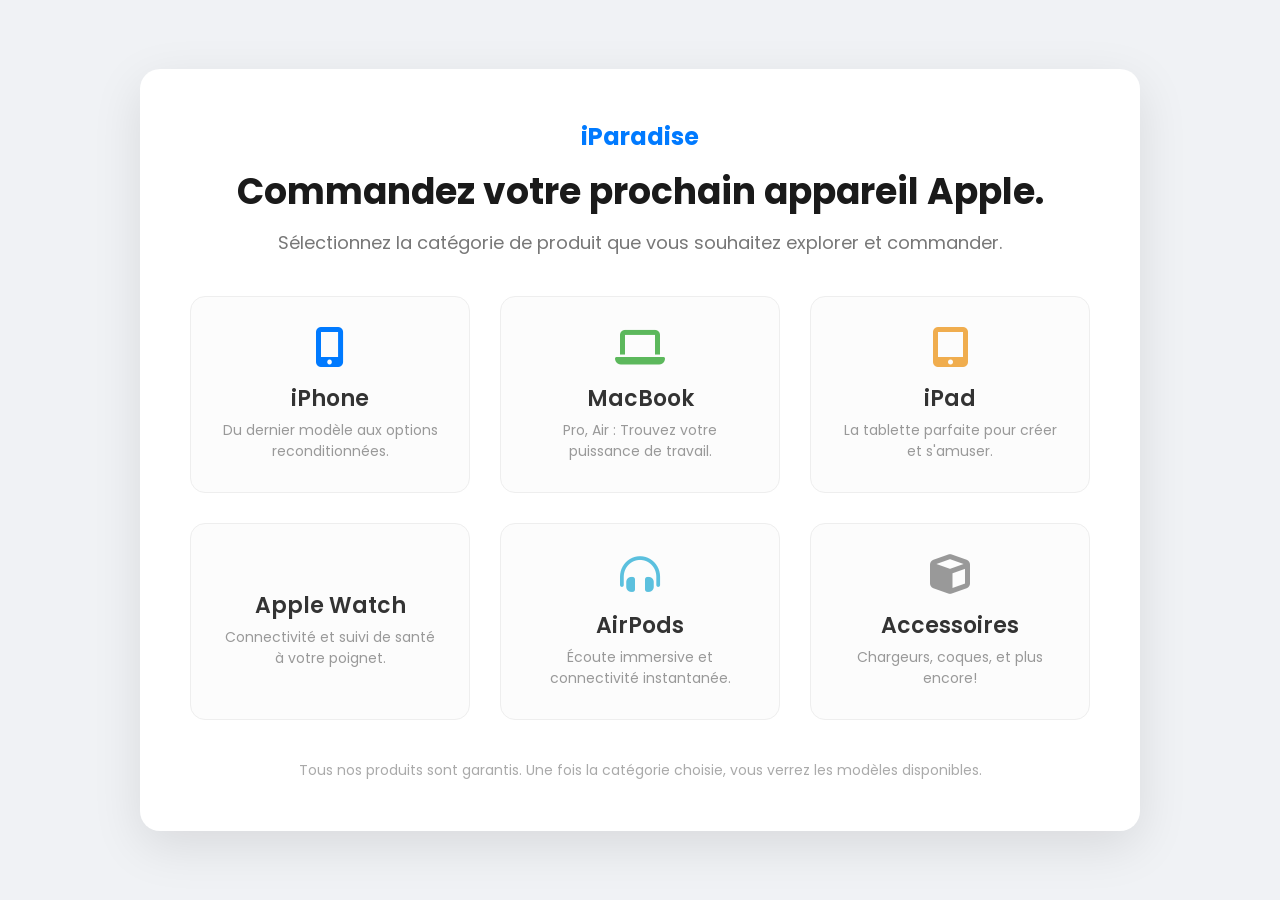
<file: Commander.html>
<!DOCTYPE html>
<html lang="fr">
<head>
    <meta charset="UTF-8">
    <meta name="viewport" content="width=device-width, initial-scale=1.0">
    <title>Commander votre Appareil Apple - iParadise</title> 
    <link rel="stylesheet" href="commander.css">
    <link href="https://fonts.googleapis.com/css2?family=Poppins:wght@400;600;700&display=swap" rel="stylesheet">
    <link rel="stylesheet" href="https://cdnjs.cloudflare.com/ajax/libs/font-awesome/6.5.1/css/all.min.css">
</head>
<body>

    <div class="order-container">
        <div class="header">
            <span class="logo">iParadise</span>
            <h1 class="main-title">Commandez votre prochain appareil Apple.</h1>
            <p class="subtitle">Sélectionnez la catégorie de produit que vous souhaitez explorer et commander.</p>
        </div>

        <div class="product-grid">
            
            <a href="product-list.html?category=iphone" class="category-card iphone">
                <i class="fas fa-mobile-alt"></i>
                <span class="category-title">iPhone</span>
                <span class="category-description">Du dernier modèle aux options reconditionnées.</span>
            </a>

            <a href="product-list.html?category=macbook" class="category-card macbook">
                <i class="fas fa-laptop"></i>
                <span class="category-title">MacBook</span>
                <span class="category-description">Pro, Air : Trouvez votre puissance de travail.</span>
            </a>

            <a href="product-list.html?category=ipad" class="category-card ipad">
                <i class="fas fa-tablet-alt"></i>
                <span class="category-title">iPad</span>
                <span class="category-description">La tablette parfaite pour créer et s'amuser.</span>
            </a>

            <a href="product-list.html?category=applewatch" class="category-card watch">
                <i class="fas fa-watch"></i>
                <span class="category-title">Apple Watch</span>
                <span class="category-description">Connectivité et suivi de santé à votre poignet.</span>
            </a>

            <a href="product-list.html?category=airpods" class="category-card airpods">
                <i class="fas fa-headphones-alt"></i>
                <span class="category-title">AirPods</span>
                <span class="category-description">Écoute immersive et connectivité instantanée.</span>
            </a>
            
            <a href="product-list.html?category=accessories" class="category-card accessories">
                <i class="fas fa-cube"></i>
                <span class="category-title">Accessoires</span>
                <span class="category-description">Chargeurs, coques, et plus encore! </span>
            </a>

        </div>

        

        <div class="footer-note">
            <p>Tous nos produits sont garantis. Une fois la catégorie choisie, vous verrez les modèles disponibles.</p>
        </div>
    </div>
</body>
</html>
</file>
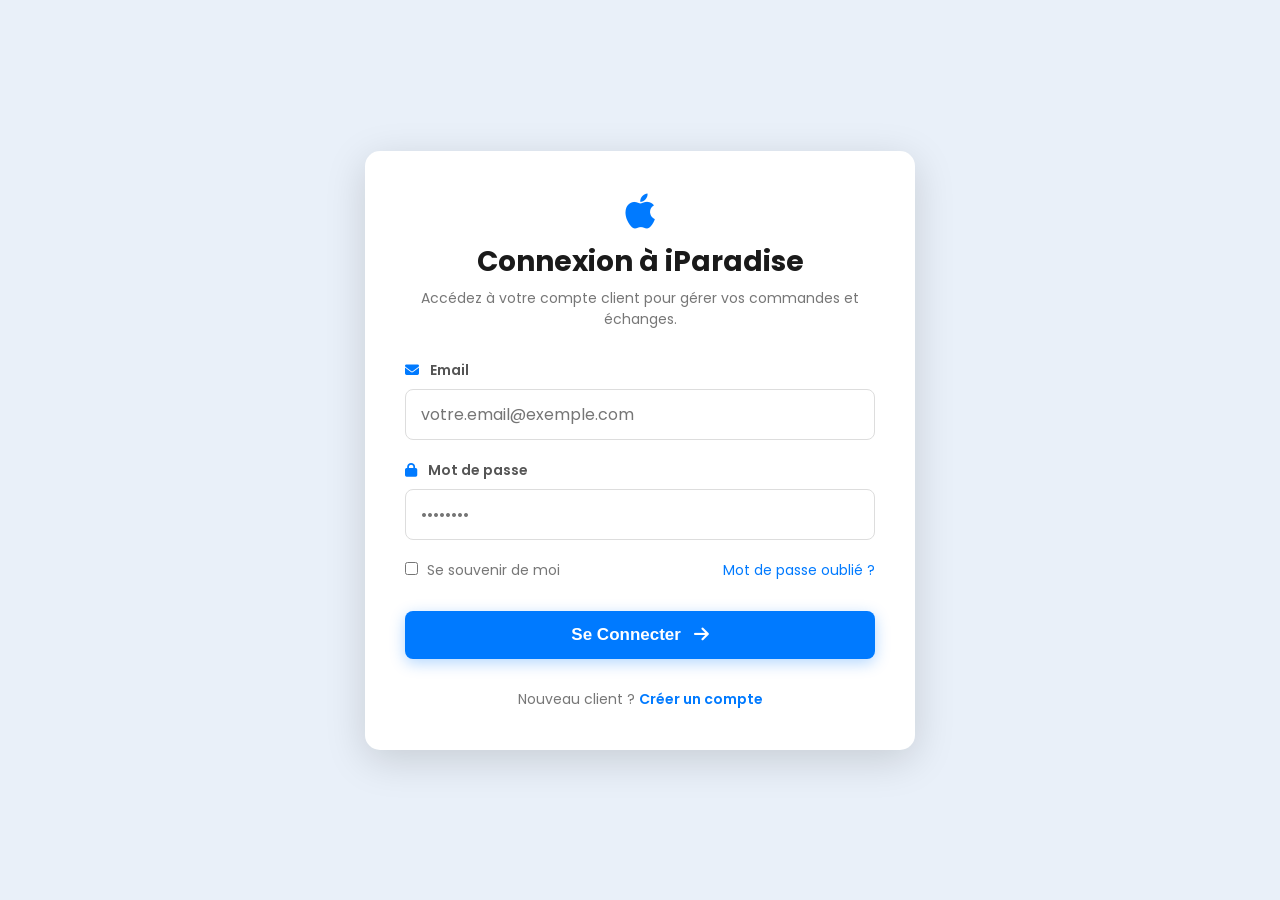
<file: Connection.html>
<!DOCTYPE html>
<html lang="fr">
<head>
    <meta charset="UTF-8">
    <meta name="viewport" content="width=device-width, initial-scale=1.0">
    <title>Connexion à iParadise</title>
    <link rel="stylesheet" href="connection.css">
    <link href="https://fonts.googleapis.com/css2?family=Poppins:wght@400;600;700&display=swap" rel="stylesheet">
    <link rel="stylesheet" href="https://cdnjs.cloudflare.com/ajax/libs/font-awesome/6.5.1/css/all.min.css">
</head>
<body>

    <div class="login-container">
        
        <div class="login-card">
            
            <div class="header-login">
                <i class="fab fa-apple logo-icon"></i> 
                <h1 class="login-title">Connexion à iParadise</h1>
                <p class="login-subtitle">Accédez à votre compte client pour gérer vos commandes et échanges.</p>
            </div>

            <form id="loginForm" class="login-form"> 
                
                <div class="input-group">
                    <label for="email"><i class="fas fa-envelope"></i> Email</label>
                    <input type="email" id="email" placeholder="votre.email@exemple.com" required>
                </div>
                
                <div class="input-group">
                    <label for="password"><i class="fas fa-lock"></i> Mot de passe</label>
                    <input type="password" id="password" placeholder="••••••••" required>
                </div>

                <div class="options-row">
                    <div class="remember-me">
                        <input type="checkbox" id="remember">
                        <label for="remember">Se souvenir de moi</label>
                    </div>
                    <a href="#" class="forgot-password">Mot de passe oublié ?</a>
                </div>
                
                <button type="submit" class="login-btn">
                    Se Connecter <i class="fas fa-arrow-right"></i>
                </button>
            </form>
           
            <div class="footer-login">
                <p>Nouveau client ? <a href="Commander.html" class="register-link">Créer un compte</a></p>
            </div>
        </div>

    </div>
<style>
    .btn {
            display: inline-block;
            padding: 12px 24px;
            background-color: #4CAF50; 
            color: white;
            text-decoration: none; 
            font-size: 16px;
            border-radius: 5px;
            transition: background-color 0.3s;
        }

</style>
</body>
</html>
</file>
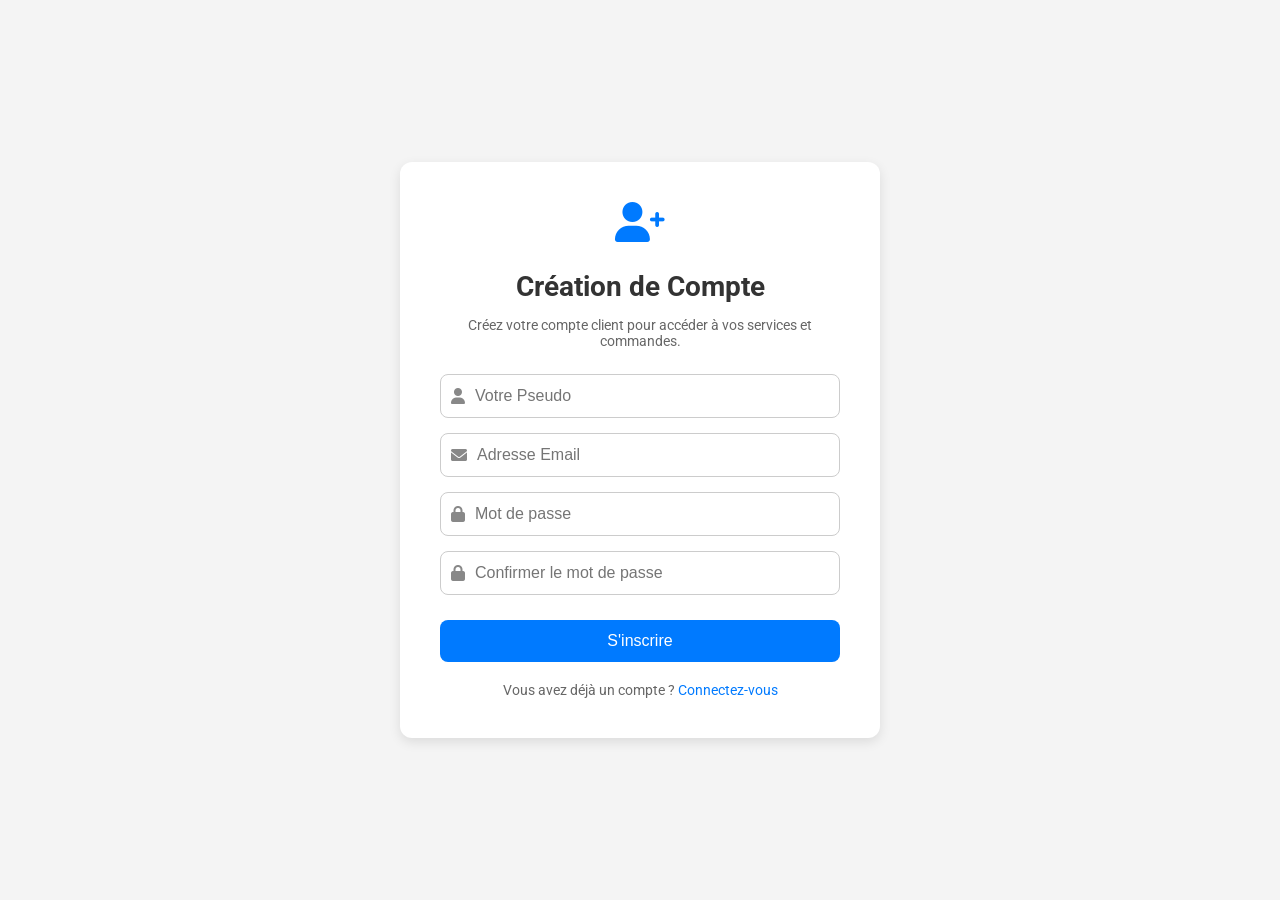
<file: creation.html>
<!DOCTYPE html>
<html lang="fr">
<head>
    <meta charset="UTF-8">
    <meta name="viewport" content="width=device-width, initial-scale=1.0">
    <title>Créer un compte</title>
    
    <link href="https://fonts.googleapis.com/css2?family=Roboto:wght@400;500;700&display=swap" rel="stylesheet">
    
    <link rel="stylesheet" href="cretion.css"> 
    
    <link rel="stylesheet" href="https://cdnjs.cloudflare.com/ajax/libs/font-awesome/6.0.0-beta3/css/all.min.css">
</head>
<body> 

    <div class="login-container">
        <i class="fas fa-user-plus icon-large"></i> 
        
        <h1>Création de Compte</h1>
        <p class="subtitle">Créez votre compte client pour accéder à vos services et commandes.</p>

        <form action="inscription_traitement.php" method="post" class="form-body">
            
            <div class="input-group">
                <i class="fas fa-user"></i>
                <input type="text" name="pseudo" placeholder="Votre Pseudo" required>
            </div>
            
            <div class="input-group">
                <i class="fas fa-envelope"></i>
                <input type="email" name="email" placeholder="Adresse Email" required>
            </div>
            
            <div class="input-group">
                <i class="fas fa-lock"></i>
                <input type="password" name="password" placeholder="Mot de passe" required>
            </div>

            <div class="input-group">
                <i class="fas fa-lock"></i>
                <input type="password" name="confirmer" placeholder="Confirmer le mot de passe" required>
            </div>

            <button type="submit" class="btn-primary">S'inscrire</button>
        </form>
        
        <div class="footer-links">
            Vous avez déjà un compte ? <a href="connexion.php">Connectez-vous</a>
        </div>
    </div>

</body>
</html>
</file>
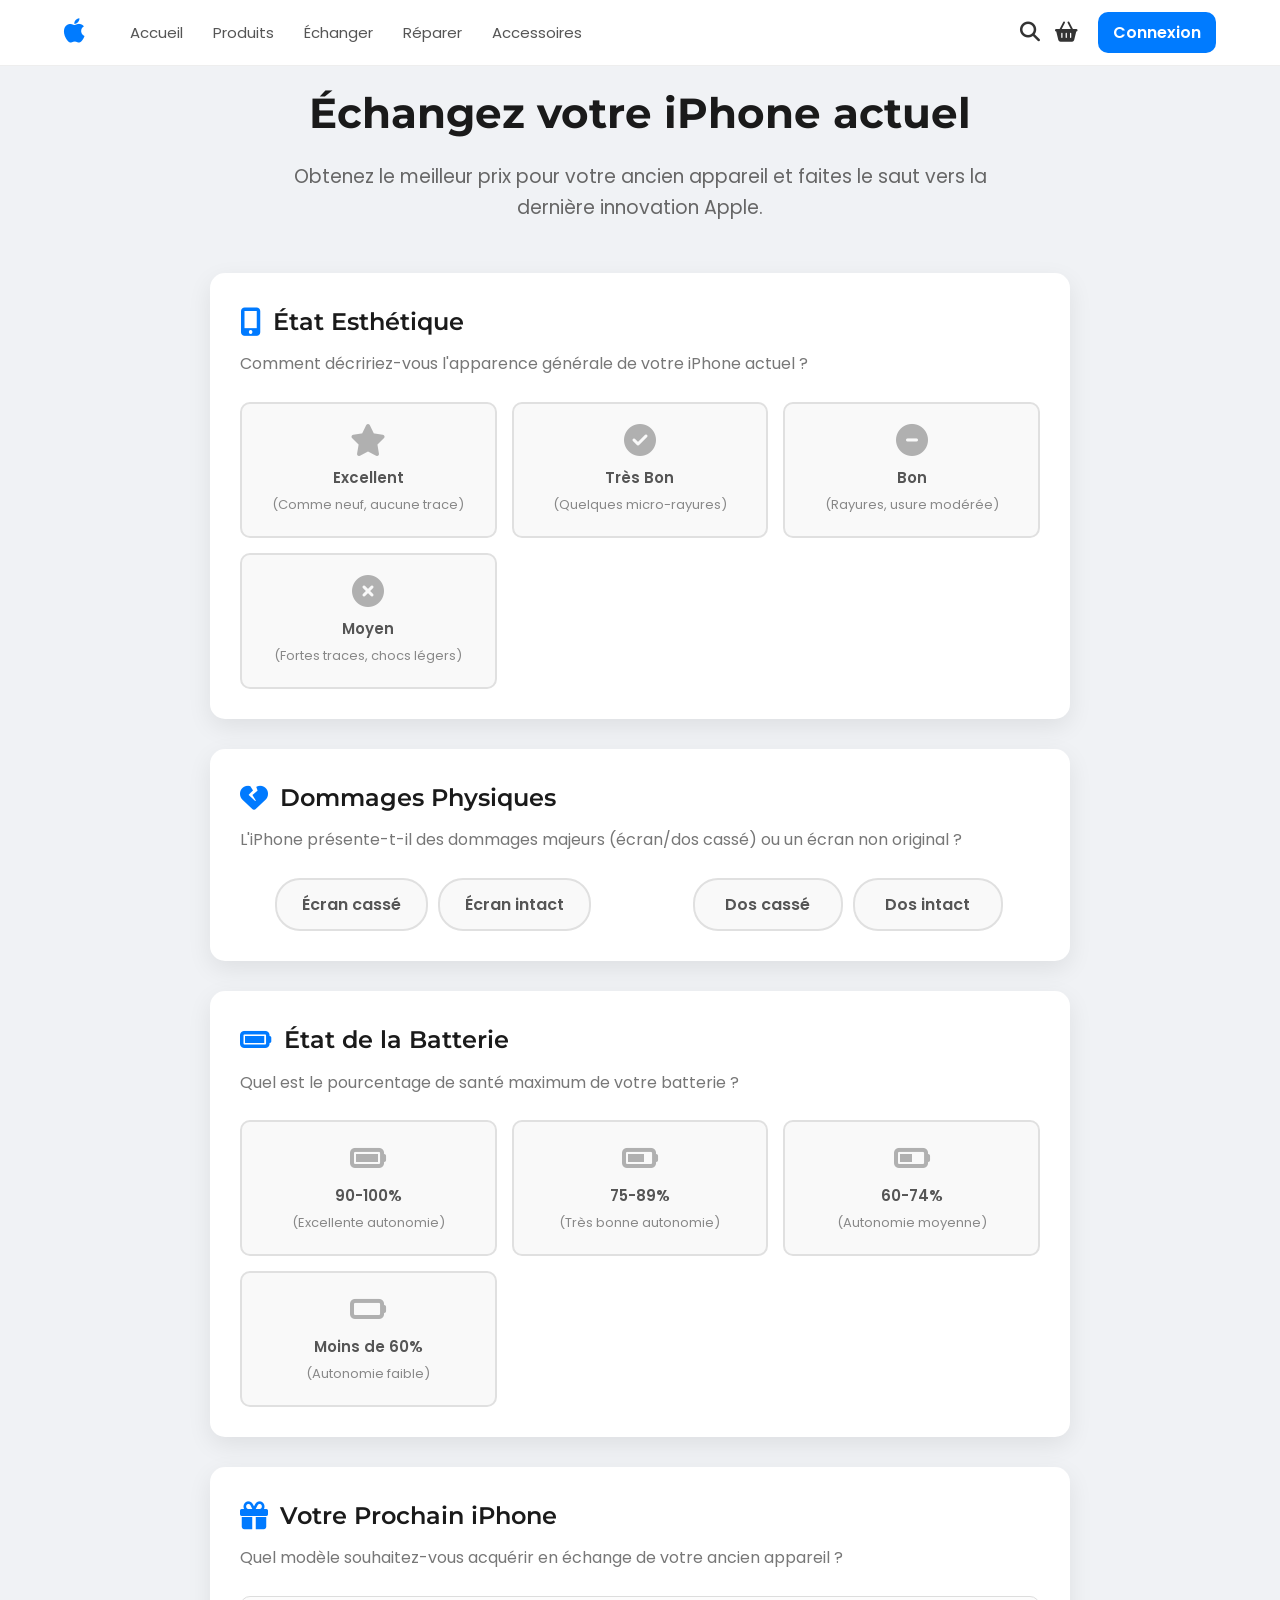
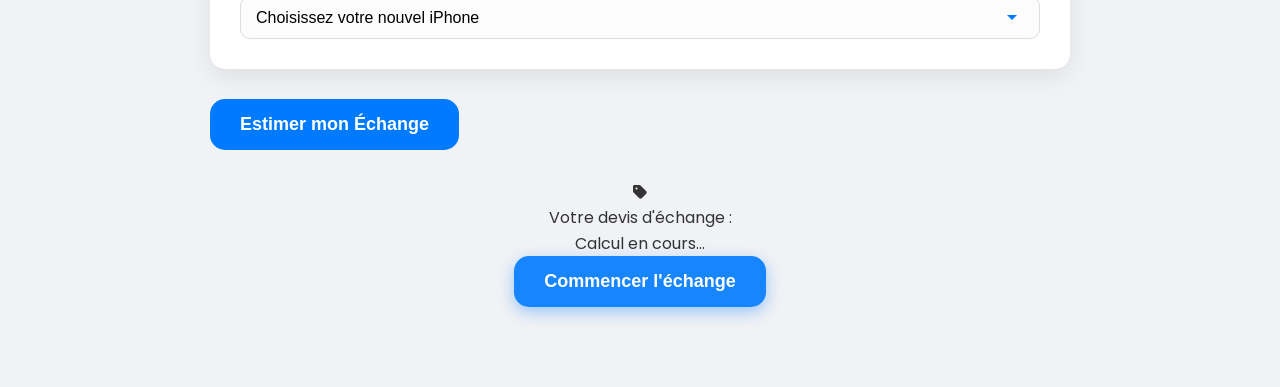
<file: Echange.html>
<!DOCTYPE html>
<html lang="fr">
<head>
    <meta charset="UTF-8">
    <meta name="viewport" content="width=device-width, initial-scale=1.0">
    <title>Échange & Passez à l'iPhone Suivant - iParadise</title>
    <link rel="stylesheet" href="echange.css">
    <link href="https://fonts.googleapis.com/css2?family=Montserrat:wght@400;600;700&family=Open+Sans:wght@400;600&display=swap" rel="stylesheet">
    <link href="https://fonts.googleapis.com/css2?family=Poppins:wght@400;600;700&display=swap" rel="stylesheet">
    <link rel="stylesheet" href="https://cdnjs.cloudflare.com/ajax/libs/font-awesome/6.5.1/css/all.min.css">
</head>
<body>
    <header class="navbar">
        <div class="nav-left">
            <a href="#" class="logo" title="iParadise"><i class="fa-brands fa-apple"></i></a> <nav>
                <ul>
                    <li><a href="index.html">Accueil</a></li>
                    <li><a href="Produit3.html">Produits</a></li>
                    <li><a href="Echange.html">Échanger</a></li>
                    <li><a href="Reparer.html">Réparer</a></li> 
                    <li><a href="Accessoire.html">Accessoires</a></li>
                </ul>
            </nav>
        </div>
        <div class="nav-right">
            <a href="#" class="icon search"><i class="fa-solid fa-magnifying-glass"></i></a>
            <a href="#" class="icon cart"><i class="fa-solid fa-basket-shopping"></i></a>
            <a href="Connection.html" class="btn-connexion">Connexion</a>
        </div>
    </header>

    <section class="trade-in-section-v2">
        <div class="header-content">
            <h1 class="main-title-v2">Échangez votre iPhone actuel</h1>
            <p class="section-subtitle-v2">
                Obtenez le meilleur prix pour votre ancien appareil et faites le saut vers la dernière innovation Apple.
            </p>
        </div>

        <form id="tradeInFormV2" class="trade-in-form-v2">

            <div class="form-card">
                <label class="card-title"><i class="fas fa-mobile-alt"></i> État Esthétique</label>
                <p class="card-description">Comment décririez-vous l'apparence générale de votre iPhone actuel ?</p>
                <div class="option-grid">
                    <input type="radio" id="etat100" name="etatActuel" value="100" required>
                    <label for="etat100" class="option-label">
                        <i class="fas fa-star"></i> Excellent
                        <span>(Comme neuf, aucune trace)</span>
                    </label>

                    <input type="radio" id="etat80" name="etatActuel" value="80">
                    <label for="etat80" class="option-label">
                        <i class="fas fa-check-circle"></i> Très Bon
                        <span>(Quelques micro-rayures)</span>
                    </label>

                    <input type="radio" id="etat60" name="etatActuel" value="60">
                    <label for="etat60" class="option-label">
                        <i class="fas fa-minus-circle"></i> Bon
                        <span>(Rayures, usure modérée)</span>
                    </label>

                    <input type="radio" id="etat40" name="etatActuel" value="40">
                    <label for="etat40" class="option-label">
                        <i class="fas fa-times-circle"></i> Moyen
                        <span>(Fortes traces, chocs légers)</span>
                    </label>
                </div>
            </div>

            <div class="form-card">
                <label class="card-title"><i class="fas fa-heart-broken"></i> Dommages Physiques</label>
                <p class="card-description">L'iPhone présente-t-il des dommages majeurs (écran/dos cassé) ou un écran non original ?</p>
                
                <div class="damage-options">
                    <div class="radio-toggle">
                        <input type="radio" id="ecranCasseOui" name="ecranCasse" value="oui" required>
                        <label for="ecranCasseOui">Écran cassé</label>
                        <input type="radio" id="ecranCasseNon" name="ecranCasse" value="non">
                        <label for="ecranCasseNon">Écran intact</label>
                    </div>

                    <div class="radio-toggle">
                        <input type="radio" id="dosCasseOui" name="dosCasse" value="oui" required>
                        <label for="dosCasseOui">Dos cassé</label>
                        <input type="radio" id="dosCasseNon" name="dosCasse" value="non">
                        <label for="dosCasseNon">Dos intact</label>
                    </div>

                    
                </div>
            </div>

            <div class="form-card">
                <label class="card-title"><i class="fas fa-battery-full"></i> État de la Batterie</label>
                <p class="card-description">Quel est le pourcentage de santé maximum de votre batterie ?</p>
                <div class="option-grid">
                    <input type="radio" id="bat100" name="etatBatterie" value="100" required>
                    <label for="bat100" class="option-label">
                        <i class="fas fa-battery-full"></i> 90-100%
                        <span>(Excellente autonomie)</span>
                    </label>

                    <input type="radio" id="bat80" name="etatBatterie" value="80">
                    <label for="bat80" class="option-label">
                        <i class="fas fa-battery-three-quarters"></i> 75-89%
                        <span>(Très bonne autonomie)</span>
                    </label>

                    <input type="radio" id="bat60" name="etatBatterie" value="60">
                    <label for="bat60" class="option-label">
                        <i class="fas fa-battery-half"></i> 60-74%
                        <span>(Autonomie moyenne)</span>
                    </label>

                    <input type="radio" id="bat40" name="etatBatterie" value="40">
                    <label for="bat40" class="option-label">
                        <i class="fas fa-battery-empty"></i> Moins de 60%
                        <span>(Autonomie faible)</span>
                    </label>
                </div>
            </div>

            <div class="form-card last-card">
                <label for="iphoneSouhaiteV2" class="card-title"><i class="fas fa-gift"></i> Votre Prochain iPhone</label>
                <p class="card-description">Quel modèle souhaitez-vous acquérir en échange de votre ancien appareil ?</p>
                <select id="iphoneSouhaiteV2" required>
                    <option value="" disabled selected> Choisissez votre nouvel iPhone </option>
                    <option value="iphone17promax">iPhone 17 Pro Max</option>
                    <option value="iphone17pro">iPhone 17 Pro</option>
                    <option value="iphone17air">iPhone 17 Air</option>
                    <option value="iphone17">iPhone 17</option>
                    <option value="iphone16promax">iPhone 16 Pro Max</option>
                    <option value="iphone16pro">iPhone 16 Pro</option>
                    <option value="iphone16">iPhone 16</option>
                    <option value="iphone15promax">iPhone 15 Pro Max</option>
                    <option value="iphone15pro">iPhone 15 Pro</option>
                    <option value="iphone15">iPhone 15</option>
                    <option value="iphone14promax">iPhone 14 Pro Max</option>
                    <option value="iphone14pro">iPhone 14 Pro</option>
                    <option value="iphone14">iPhone 14</option>
                    <option value="iphone13promax">iPhone 13 Pro Max</option>
                </select>
            </div>

            <button type="submit" class="submit-btn-v2">Estimer mon Échange</button>

            <div id="resultSectionV2" class="result-box-v2">
                <div class="result-icon"><i class="fas fa-tag"></i></div>
                <p class="result-message-v2">
                    Votre devis d'échange :
                </p>
                <p id="resultTextV2" class="result-text-v2">
                    Calcul en cours...
                </p>
                <button class="call-to-action-btn">Commencer l'échange</button>
            </div>

        </form>
    </section>

</body>
</html>
</file>
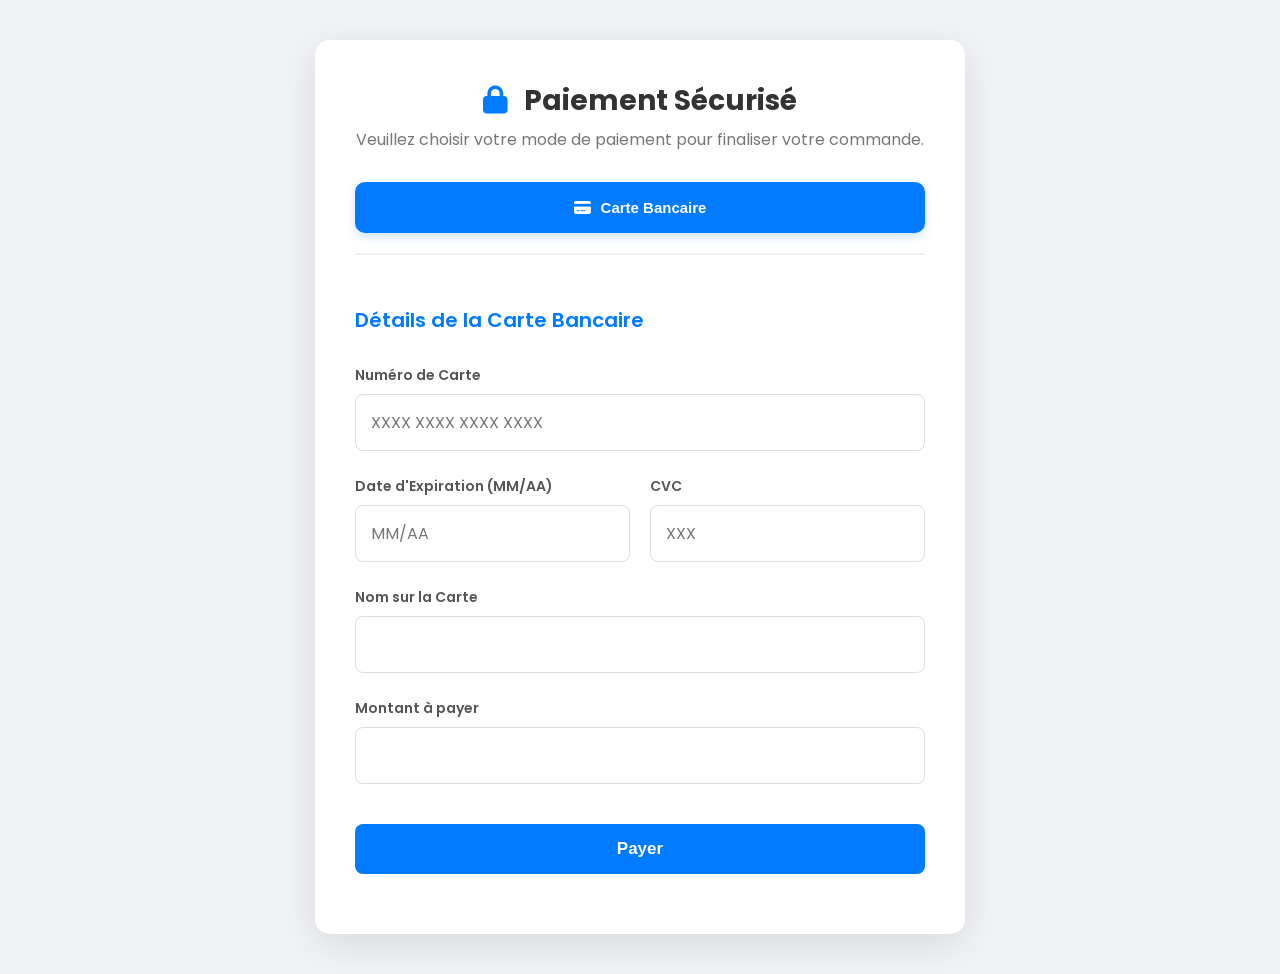
<file: Paiement.html>
<!DOCTYPE html>
<html lang="fr">
<head>
    <meta charset="UTF-8">
    <meta name="viewport" content="width=device-width, initial-scale=1.0">
    <title>Paiement Sécurisé - iParadise</title>
    <link rel="stylesheet" href="piement.css">
    <link href="https://fonts.googleapis.com/css2?family=Poppins:wght@400;600;700&display=swap" rel="stylesheet">
    <link rel="stylesheet" href="https://cdnjs.cloudflare.com/ajax/libs/font-awesome/6.5.1/css/all.min.css">
</head>
<body>

    <div class="payment-container">
        <div class="payment-card">
            
            <h1 class="payment-title"><i class="fas fa-lock"></i> Paiement Sécurisé</h1>
            <p class="payment-subtitle">Veuillez choisir votre mode de paiement pour finaliser votre commande.</p>

            <div class="payment-methods-selector">
                <button class="method-btn active" data-method="card">
                    <i class="fas fa-credit-card"></i> Carte Bancaire
                </button>
                
            </div>

            <div class="payment-forms-container">

                <form id="card-form" class="payment-form active">
                    <h2>Détails de la Carte Bancaire</h2>
                    <div class="input-group">
                        <label for="card-number">Numéro de Carte</label>
                        <input type="text" id="card-number" placeholder="XXXX XXXX XXXX XXXX" maxlength="16" required>
                    </div>
                    
                    <div class="form-row">
                        <div class="input-group expiry">
                            <label for="expiry-date">Date d'Expiration (MM/AA)</label>
                            <input type="text" id="expiry-date" placeholder="MM/AA" maxlength="5" required>
                        </div>
                        <div class="input-group cvc">
                            <label for="cvc">CVC</label>
                            <input type="text" id="cvc" placeholder="XXX" maxlength="4" required>
                        </div>
                    </div>
                    
                    <div class="input-group">
                        <label for="card-name">Nom sur la Carte</label>
                        <input type="text" id="card-name" placeholder="" required>
                    </div>

                    <div class="input-group">
                        <label for="card-name">Montant à payer</label>
                        <input type="text" id="card-name" placeholder="" required>
                    </div>

                    <button type="submit" class="pay-btn">Payer</button>
                </form>

                
</body>
</html>
</file>
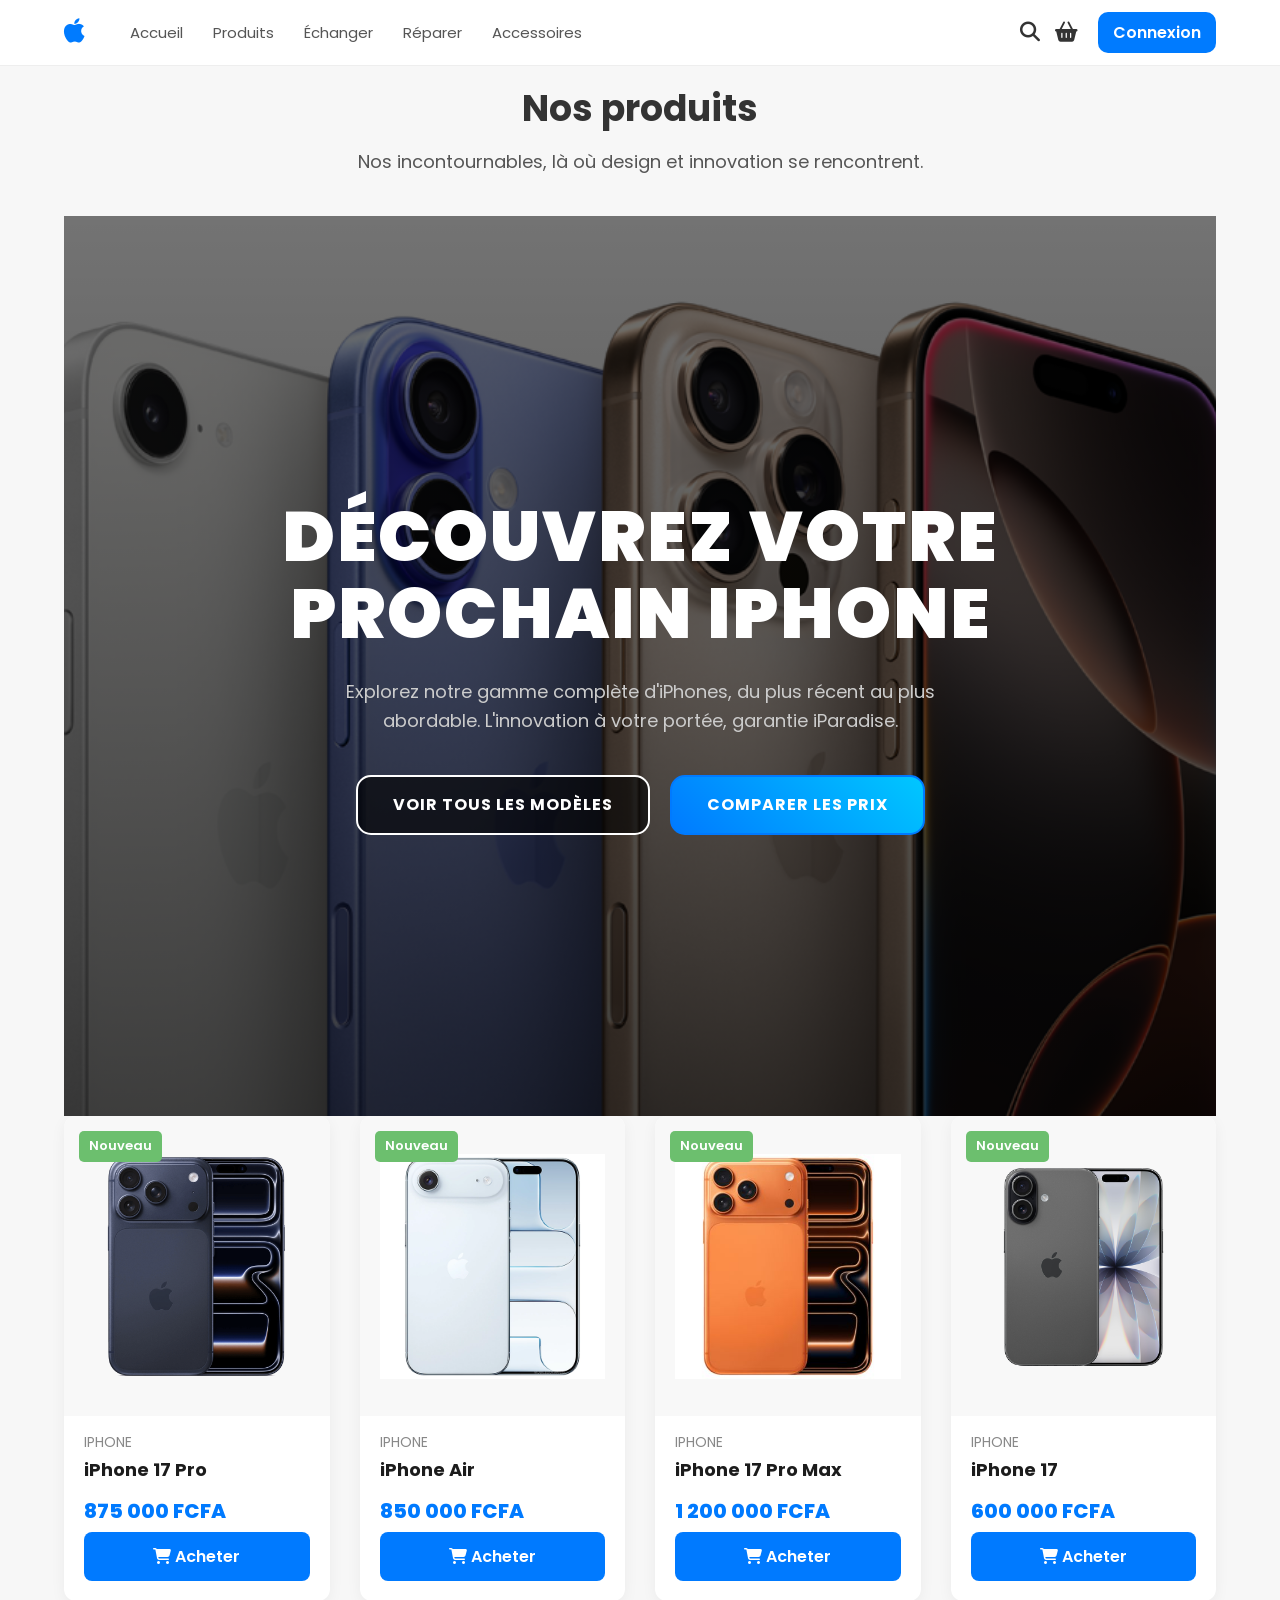
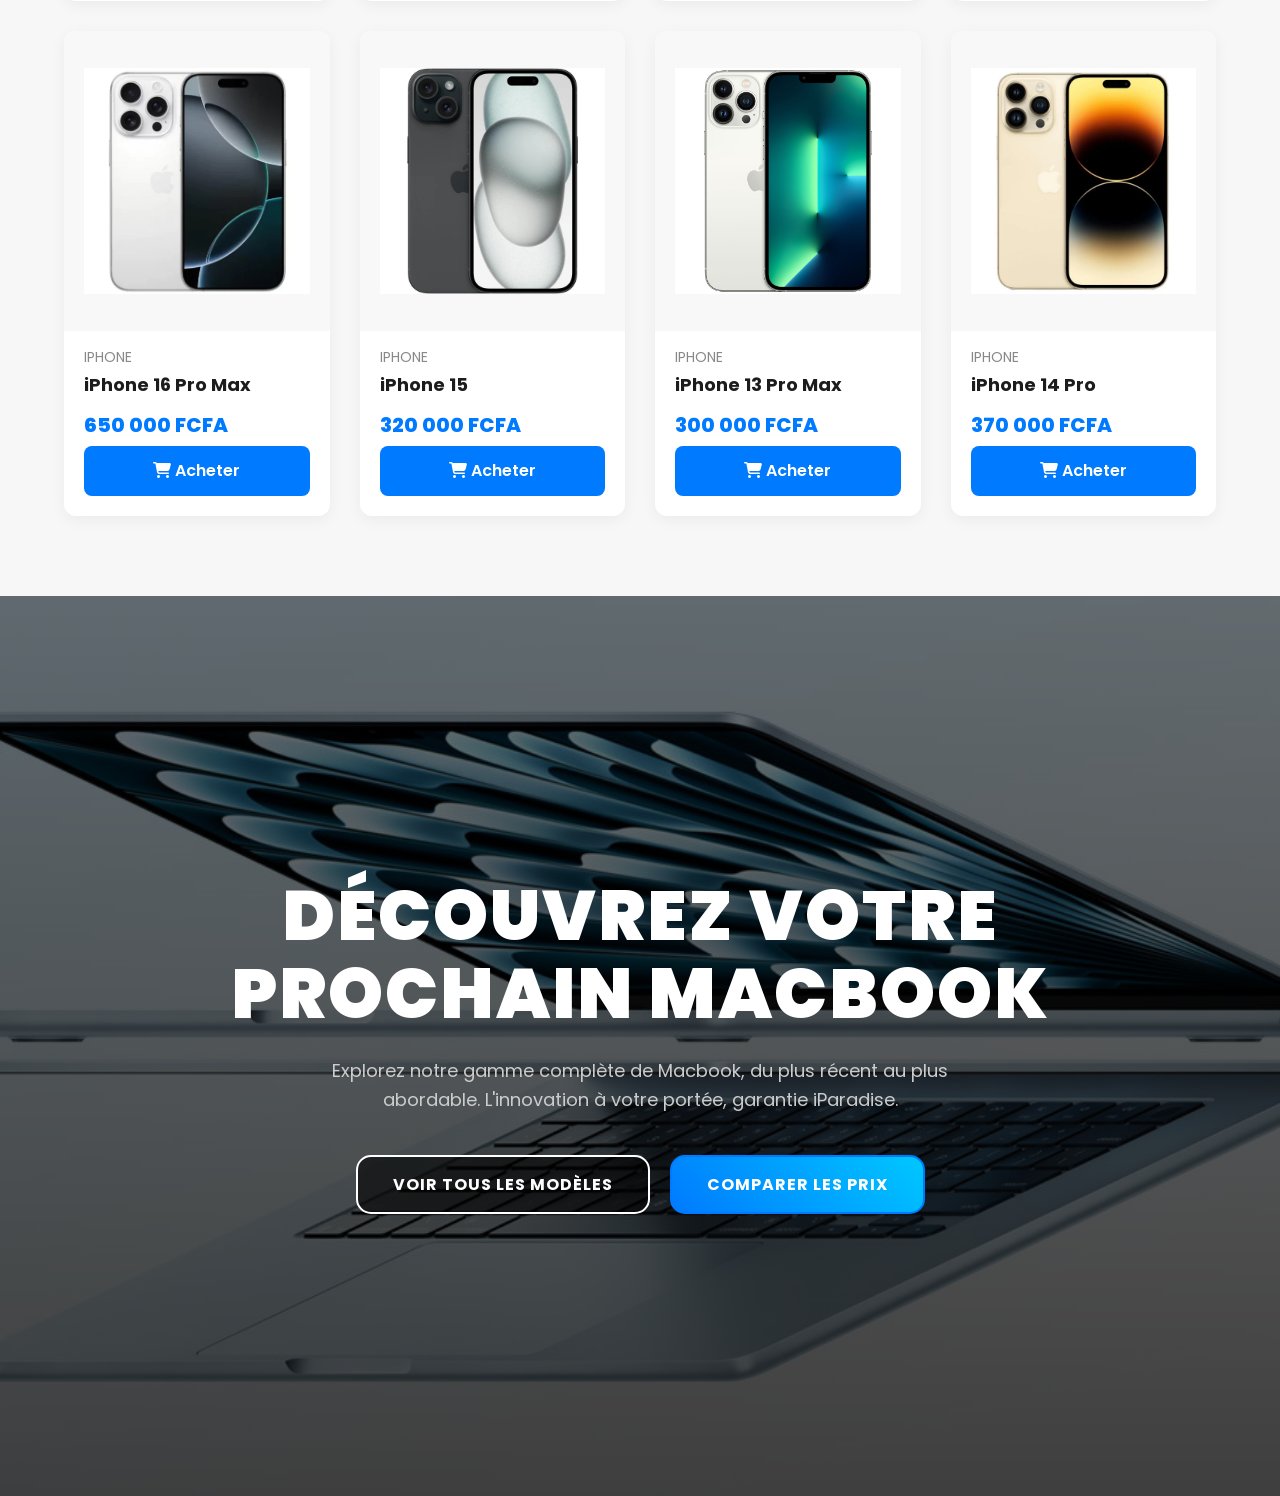
<file: Produit3.html>
<!DOCTYPE html>
<html lang="fr">
<head>
    <meta charset="UTF-8">
    <meta name="viewport" content="width=device-width, initial-scale=1.0">
    <title>Produits Vedettes - iParadise</title>
    <link rel="stylesheet" href="produit3.css">
    <link rel="stylesheet" href="https://cdnjs.cloudflare.com/ajax/libs/font-awesome/6.5.1/css/all.min.css">
    <link href="https://fonts.googleapis.com/css2?family=Poppins:wght@400;600;700;800&display=swap" rel="stylesheet">
</head>
<body>
    <header class="navbar">
        <div class="nav-left">
            <a href="#" class="logo" title="iParadise"><i class="fa-brands fa-apple"></i></a> <nav>
                <ul>
                    <li><a href="index.html">Accueil</a></li>
                    <li><a href="Produit3.html">Produits</a></li>
                    <li><a href="Echange.html">Échanger</a></li>
                    <li><a href="Reparer.html">Réparer</a></li> 
                    <li><a href="Accessoire.html">Accessoires</a></li>
                </ul>
            </nav>
        </div>
        <div class="nav-right">
            <a href="#" class="icon search"><i class="fa-solid fa-magnifying-glass"></i></a>
            <a href="#" class="icon cart"><i class="fa-solid fa-basket-shopping"></i></a>
            <a href="Connection.html" class="btn-connexion">Connexion</a>
        </div>
    </header>

    <section class="featured-products-section">
        <h2 class="section-title">Nos produits</h2>
        <p class="section-description">
            Nos incontournables, là où design et innovation se rencontrent.
        </p>

        <section class="iphone-hero-banner-img">
        
            <div class="background-image-container">
                <img src="produit3-img/3.png" alt="Collection d'iPhones" class="background-image">
                
                <div class="image-overlay"></div>
            </div>
    
            <div class="banner-content-img">
                
                <h1 class="main-heading-img">
                    DÉCOUVREZ VOTRE <br>
                    PROCHAIN IPHONE
                </h1>
                
                <p class="tagline-img">
                    Explorez notre gamme complète d'iPhones, du plus récent au plus abordable. L'innovation à votre portée, garantie iParadise.
                </p>
                
                <div class="banner-buttons-img">
                    <a href="#" class="btn-img btn-watch-more-img">VOIR TOUS LES MODÈLES</a>
                    <a href="#" class="btn-img btn-subscribe-img">COMPARER LES PRIX</a>
                </div>
            </div>
        </section>

        <div class="products-grid">

            <div class="product-card">
                <div class="product-image-container">
                    <span class="badge badge-new">Nouveau</span>
                    <img src="produit3-img/17p.png" alt="iPad 5e 128gb" class="product-image">
                </div>
                
                <div class="product-details">
                    <p class="product-category">iPhone</p>
                    <h3 class="product-name">iPhone 17 Pro</h3>
                    
                    <div class="price-container">
                        <span class="price-current">875 000 FCFA</span>
                    </div>                    
                    <a href="Paiement.html" class="btn-add-to-cart">
                        <i class="fas fa-shopping-cart"></i> Acheter
                    </a>
                </div>
            </div>

            <div class="product-card">
                <div class="product-image-container">
                    <span class="badge badge-new">Nouveau</span>
                    <img src="produit3-img/air.webp" alt="iPad mini 7 AT7 2024" class="product-image">
                </div>
                <div class="product-details">
                    <p class="product-category">iPhone</p>
                    <h3 class="product-name">iPhone Air</h3>
                    <div class="price-container">
                        <span class="price-current">850 000 FCFA</span>
                        
                    </div>
                    <a href="Paiement.html" class="btn-add-to-cart">
                        <i class="fas fa-shopping-cart"></i> Acheter
                    </a>
                </div>
            </div>

            <div class="product-card">
                <div class="product-image-container">
                    <span class="badge badge-new">Nouveau</span>
                    <img src="produit3-img/17.jpeg" alt="iPad Pro 2e 12,9" class="product-image">
                </div>
                <div class="product-details">
                    <p class="product-category">iPhone</p>
                    <h3 class="product-name">iPhone 17 Pro Max</h3>
                    <div class="price-container">
                        <span class="price-current">1 200 000 FCFA</span>
                    </div>
                    <a href="Paiement.html" class="btn-add-to-cart">
                        <i class="fas fa-shopping-cart"></i> Acheter
                    </a>
                </div>
            </div>
            
            <div class="product-card">
                <div class="product-image-container">
                    <span class="badge badge-new">Nouveau</span>
                    <img src="produit3-img/17ss.png" alt="iPad Pro 9,7" class="product-image">
                </div>
                <div class="product-details">
                    <p class="product-category">iPhone</p>
                    <h3 class="product-name">iPhone 17</h3>
                    <div class="price-container">
                        <span class="price-current">600 000 FCFA</span>
                    </div>
                    <a href="Paiement.html" class="btn-add-to-cart">
                        <i class="fas fa-shopping-cart"></i> Acheter
                    </a>
                </div>
            </div>

            <div class="product-card">
                <div class="product-image-container">
                    <img src="produit3-img/16pm.webp" alt="iPad Pro 9,7" class="product-image">
                </div>
                <div class="product-details">
                    <p class="product-category">iPhone</p>
                    <h3 class="product-name">iPhone 16 Pro Max</h3>
                    <div class="price-container">
                        <span class="price-current">650 000 FCFA</span>
                    </div>
                    <a href="Paiement.html" class="btn-add-to-cart">
                        <i class="fas fa-shopping-cart"></i> Acheter
                    </a>
                </div>
            </div>

            <div class="product-card">
                <div class="product-image-container">
                    <img src="produit3-img/155.webp" alt="iPad Pro 9,7" class="product-image">
                </div>
                <div class="product-details">
                    <p class="product-category">iPhone</p>
                    <h3 class="product-name">iPhone 15</h3>
                    <div class="price-container">
                        <span class="price-current">320 000 FCFA</span>
                    </div>
                    <a href="Paiement.html" class="btn-add-to-cart">
                        <i class="fas fa-shopping-cart"></i> Acheter
                    </a>
                </div>
            </div>

            <div class="product-card">
                <div class="product-image-container">
                    <img src="produit3-img/13pm.jpg" alt="iPad Pro 9,7" class="product-image">
                </div>
                <div class="product-details">
                    <p class="product-category">iPhone</p>
                    <h3 class="product-name">iPhone 13 Pro Max</h3>
                    <div class="price-container">
                        <span class="price-current">300 000 FCFA</span>
                    </div>
                    <a href="Paiement.html" class="btn-add-to-cart">
                        <i class="fas fa-shopping-cart"></i> Acheter
                    </a>
                </div>
            </div>

            <div class="product-card">
                <div class="product-image-container">
                    <img src="produit3-img/14g.jpg" alt="iPad Pro 9,7" class="product-image">
                </div>
                <div class="product-details">
                    <p class="product-category">iPhone</p>
                    <h3 class="product-name">iPhone 14 Pro</h3>
                    <div class="price-container">
                        <span class="price-current">370 000 FCFA</span>
                    </div>
                    <a href="Paiement.html" class="btn-add-to-cart">
                        <i class="fas fa-shopping-cart"></i> Acheter
                    </a>
                </div>
            </div>

        </div>
    </section>

    <section class="iphone-hero-banner-img">
        
        <div class="background-image-container">
            <img src="produit3-img/back.jpeg" alt="Collection d'iPhones" class="background-image">
            
            <div class="image-overlay"></div>
        </div>

        <div class="banner-content-img">
            
            <h1 class="main-heading-img">
                DÉCOUVREZ VOTRE <br>
                PROCHAIN MACBOOK
            </h1>
            
            <p class="tagline-img">
                Explorez notre gamme complète de Macbook, du plus récent au plus abordable. L'innovation à votre portée, garantie iParadise.
            </p>
            <div class="banner-buttons-img">
                <a href="Produit3.html" class="btn-img btn-watch-more-img">VOIR TOUS LES MODÈLES</a>
                <a href="#" class="btn-img btn-subscribe-img">COMPARER LES PRIX</a>
            </div>
        </div>

        
        

</body>
</html>
</file>
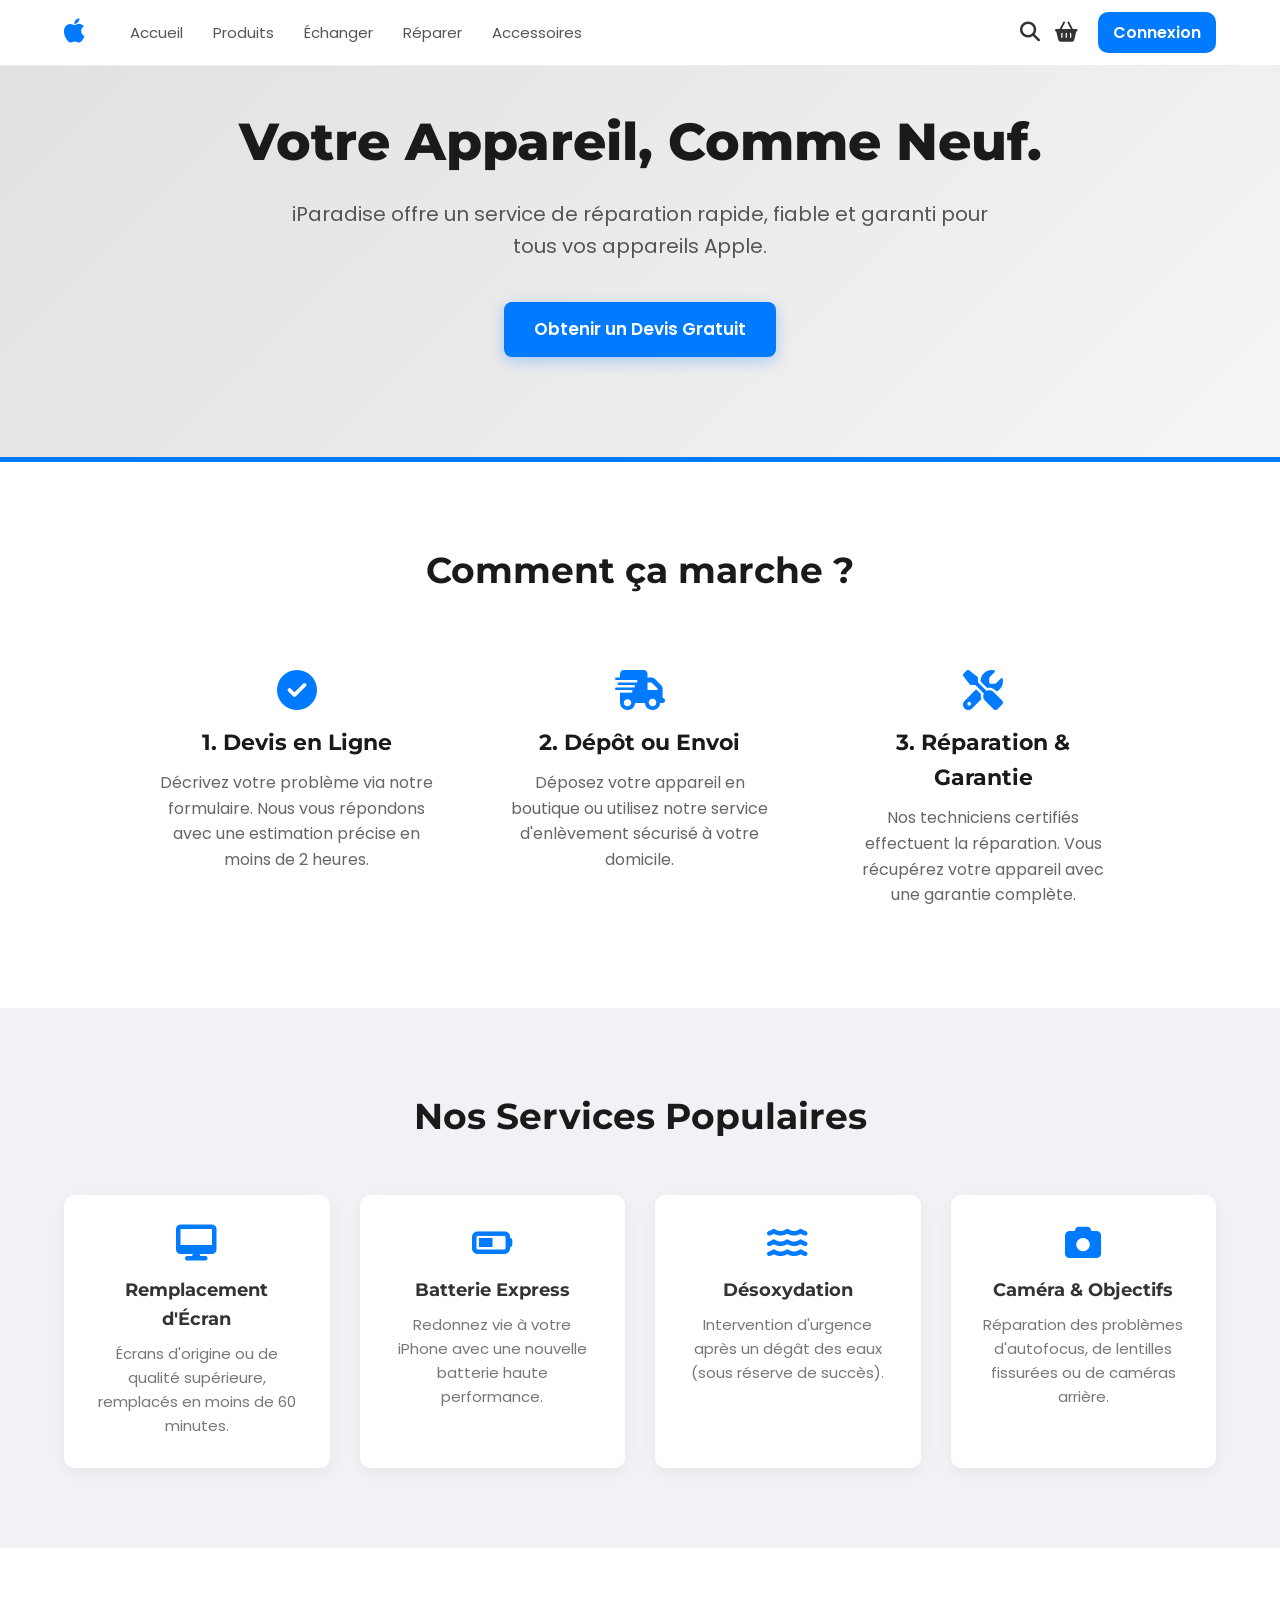
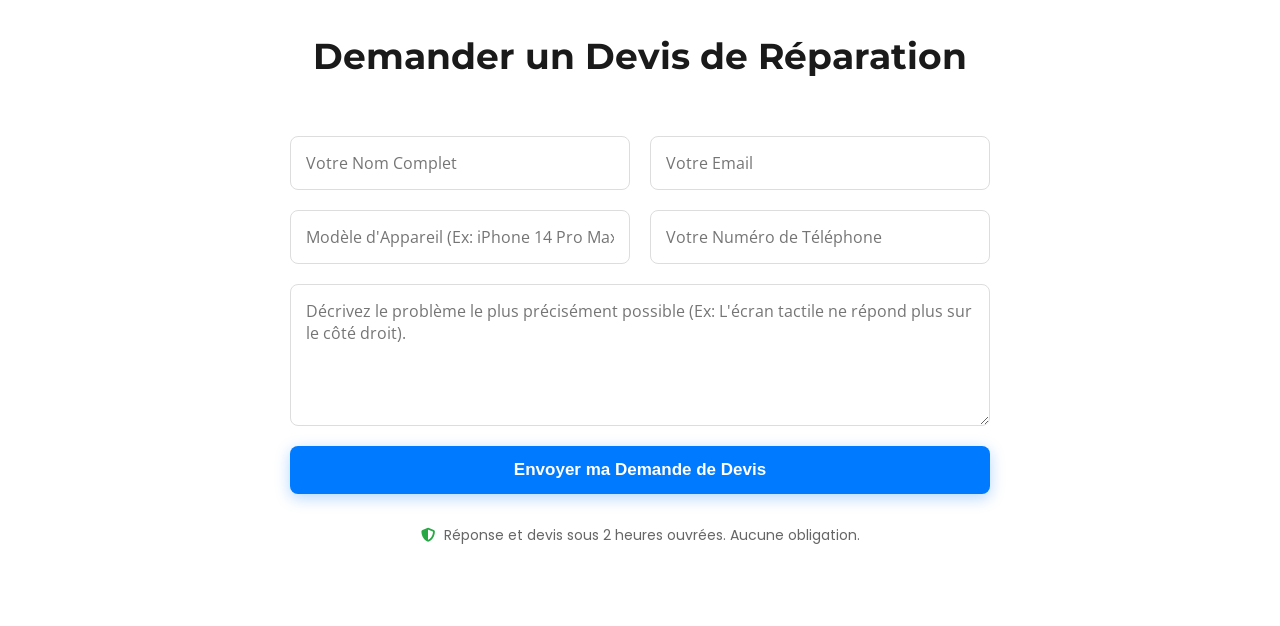
<file: Reparer.html>
<!DOCTYPE html>
<html lang="fr">
<head>
    <meta charset="UTF-8">
    <meta name="viewport" content="width=device-width, initial-scale=1.0">
    <title>Service de Réparation iPhone & Apple - iParadise</title>
    <link rel="stylesheet" href="reparer.css">
    <link href="https://fonts.googleapis.com/css2?family=Poppins:wght@400;600;700&display=swap" rel="stylesheet">
    <link href="https://fonts.googleapis.com/css2?family=Montserrat:wght@600;700;800&family=Open+Sans:wght@400;600&display=swap" rel="stylesheet">
    <link rel="stylesheet" href="https://cdnjs.cloudflare.com/ajax/libs/font-awesome/6.5.1/css/all.min.css">
</head>
<body>
    <header class="navbar">
        <div class="nav-left">
            <a href="#" class="logo" title="iParadise"><i class="fa-brands fa-apple"></i></a>  <nav>
                <ul>
                    <li><a href="Boutique.html">Accueil</a></li>
                    <li><a href="Produit3.html">Produits</a></li>
                    <li><a href="Echange.html">Échanger</a></li>
                    <li><a href="Reparer.html">Réparer</a></li> 
                    <li><a href="Accessoire.html">Accessoires</a></li>
                </ul>
            </nav>
        </div>
        <div class="nav-right">
            <a href="#" class="icon search"><i class="fa-solid fa-magnifying-glass"></i></a>
            <a href="#" class="icon cart"><i class="fa-solid fa-basket-shopping"></i></a>
            <a href="Connection.html" class="btn-connexion">Connexion</a>
        </div>
    </header>
    
    <section class="hero-repair-banner">
        <div class="banner-content">
            <h1 class="repair-main-title">Votre Appareil, Comme Neuf.</h1>
            <p class="repair-subtitle">
                iParadise offre un service de réparation rapide, fiable et garanti pour tous vos appareils Apple.
            </p>
            <a href="#repair-form-section" class="btn-primary-repair">Obtenir un Devis Gratuit</a>
        </div>
    </section>

    <section class="repair-process-section">
        <h2>Comment ça marche ?</h2>
        <div class="process-steps">
            <div class="step-card">
                <i class="fas fa-check-circle step-icon"></i>
                <h3>1. Devis en Ligne</h3>
                <p>Décrivez votre problème via notre formulaire. Nous vous répondons avec une estimation précise en moins de 2 heures.</p>
            </div>
            <div class="step-card">
                <i class="fas fa-shipping-fast step-icon"></i>
                <h3>2. Dépôt ou Envoi</h3>
                <p>Déposez votre appareil en boutique ou utilisez notre service d'enlèvement sécurisé à votre domicile.</p>
            </div>
            <div class="step-card">
                <i class="fas fa-tools step-icon"></i>
                <h3>3. Réparation & Garantie</h3>
                <p>Nos techniciens certifiés effectuent la réparation. Vous récupérez votre appareil avec une garantie complète.</p>
            </div>
        </div>
    </section>

    <section class="service-list-section">
        <h2>Nos Services Populaires</h2>
        <div class="services-grid">
            <div class="service-item">
                <i class="fas fa-desktop"></i>
                <h4>Remplacement d'Écran</h4>
                <p>Écrans d'origine ou de qualité supérieure, remplacés en moins de 60 minutes.</p>
            </div>
            <div class="service-item">
                <i class="fas fa-battery-half"></i>
                <h4>Batterie Express</h4>
                <p>Redonnez vie à votre iPhone avec une nouvelle batterie haute performance.</p>
            </div>
            <div class="service-item">
                <i class="fas fa-water"></i>
                <h4>Désoxydation</h4>
                <p>Intervention d'urgence après un dégât des eaux (sous réserve de succès).</p>
            </div>
            <div class="service-item">
                <i class="fas fa-camera"></i>
                <h4>Caméra & Objectifs</h4>
                <p>Réparation des problèmes d'autofocus, de lentilles fissurées ou de caméras arrière.</p>
            </div>
        </div>
    </section>

    <section id="repair-form-section" class="repair-form-section">
        <h2>Demander un Devis de Réparation</h2>
        <form class="repair-contact-form">
            <div class="form-row">
                <input type="text" placeholder="Votre Nom Complet" spellcheck="false" required>
                <input type="email" placeholder="Votre Email" spellcheck="false" required>
            </div>
            <div class="form-row">
                <input type="text" placeholder="Modèle d'Appareil (Ex: iPhone 14 Pro Max)" spellcheck="false" required>
                <input type="tel" placeholder="Votre Numéro de Téléphone" spellcheck="false" required>
            </div>
            <textarea placeholder="Décrivez le problème le plus précisément possible (Ex: L'écran tactile ne répond plus sur le côté droit)." rows="5" spellcheck="false" required></textarea>
            
            <button type="submit" class="btn-primary-repair">Envoyer ma Demande de Devis</button>
            <p class="form-note">
                <i class="fas fa-shield-alt"></i> Réponse et devis sous 2 heures ouvrées. Aucune obligation.
            </p>
        </form>
    </section>

</body>
</html>
</file>
<file: commander.css>
/* Importation de la police Poppins */
@import url('https://fonts.googleapis.com/css2?family=Poppins:wght@400;600;700&display=swap');

* {
    margin: 0;
    padding: 0;
    box-sizing: border-box;
}

body {
    font-family: 'Poppins', sans-serif;
    background-color: #f0f2f5;
    display: flex;
    justify-content: center;
    align-items: center;
    min-height: 100vh;
    padding: 40px 20px;
    color: #333;
}

.order-container {
    width: 100%;
    max-width: 1000px;
    background-color: #fff;
    padding: 50px;
    border-radius: 20px;
    box-shadow: 0 15px 50px rgba(0, 0, 0, 0.1);
    text-align: center;
}

/* --- En-tête --- */
.header {
    margin-bottom: 40px;
}

.logo {
    font-size: 24px;
    font-weight: 700;
    color: #007aff; /* Couleur principale Apple/iParadise */
    display: block;
    margin-bottom: 10px;
}

.main-title {
    font-size: 36px;
    font-weight: 700;
    color: #1a1a1a;
    margin-bottom: 10px;
}

.subtitle {
    font-size: 18px;
    color: #777;
}

/* --- Grille de Produits --- */
.product-grid {
    display: grid;
    /* Crée une grille de 3 colonnes de taille égale */
    grid-template-columns: repeat(auto-fit, minmax(280px, 1fr));
    gap: 30px;
    margin-bottom: 40px;
}

.category-card {
    display: flex;
    flex-direction: column;
    align-items: center;
    justify-content: center;
    text-align: center;
    padding: 30px;
    background-color: #fcfcfc;
    border-radius: 15px;
    border: 1px solid #eee;
    text-decoration: none;
    color: #333;
    transition: transform 0.3s, box-shadow 0.3s;
}

.category-card:hover {
    transform: translateY(-5px); /* Léger soulèvement au survol */
    box-shadow: 0 10px 30px rgba(0, 122, 255, 0.15); /* Ombre bleutée moderne */
    border-color: #007aff;
}

/* Icône de la catégorie */
.category-card i {
    font-size: 40px;
    color: #007aff;
    margin-bottom: 15px;
    transition: color 0.3s;
}

/* Adaptation des icônes pour chaque catégorie (optionnel) */
.category-card.macbook i { color: #5cb85c; } /* Vert */
.category-card.ipad i { color: #f0ad4e; } /* Orange */
.category-card.watch i { color: #d9534f; } /* Rouge */
.category-card.airpods i { color: #5bc0de; } /* Cyan */
.category-card.accessories i { color: #999; } /* Gris */


.category-title {
    font-size: 22px;
    font-weight: 600;
    margin-bottom: 5px;
}

.category-description {
    font-size: 14px;
    color: #999;
}

/* Note de bas de page */
.footer-note {
    font-size: 14px;
    color: #aaa;
    margin-top: 20px;
}

/* Réactivité pour les petits écrans */
@media (max-width: 768px) {
    .order-container {
        padding: 30px 20px;
    }
    .main-title {
        font-size: 30px;
    }
    .product-grid {
        /* Passe à 2 colonnes ou moins sur mobile */
        grid-template-columns: repeat(auto-fit, minmax(150px, 1fr)); 
    }
    .category-card {
        padding: 20px;
    }
}
</file>
<file: connection.css>
/* Importation de la police Poppins pour un look moderne */
@import url('https://fonts.googleapis.com/css2?family=Poppins:wght@400;600;700&display=swap');

* {
    margin: 0;
    padding: 0;
    box-sizing: border-box;
}

body {
    font-family: 'Poppins', sans-serif;
    background-color: #e9f0f9; /* Fond bleu très doux et clair */
    display: flex;
    justify-content: center; /* Centre horizontalement */
    align-items: center; /* Centre verticalement */
    min-height: 100vh;
    color: #333;
}

/* Conteneur principal */
.login-container {
    padding: 20px;
}

/* Carte de connexion (le formulaire lui-même) */
.login-card {
    width: 100%;
    width: 550px;
    background-color: #fff;
    padding: 40px;
    border-radius: 15px;
    box-shadow: 0 10px 40px rgba(0, 0, 0, 0.15); /* Ombre douce et moderne */
    text-align: center;
    transition: transform 0.3s;
}

.login-card:hover {
    transform: translateY(-5px);
}

/* En-tête */
.header-login {
    margin-bottom: 30px;
}

.logo-icon {
    font-size: 40px;
    color: #007aff;
    margin-bottom: 10px;
}

.login-title {
    font-size: 28px;
    font-weight: 700;
    margin-bottom: 5px;
    color: #1a1a1a;
}

.login-subtitle {
    font-size: 14px;
    color: #777;
}

/* Formulaire */
.login-form {
    display: flex;
    flex-direction: column;
    gap: 20px;
    text-align: left;
}

.input-group label {
    display: block;
    font-weight: 600;
    margin-bottom: 8px;
    color: #555;
    font-size: 14px;
}

.input-group label i {
    margin-right: 8px;
    color: #007aff;
}

.input-group input {
    width: 100%;
    padding: 12px 15px;
    border: 1px solid #ddd;
    border-radius: 8px;
    font-size: 16px;
    transition: border-color 0.3s, box-shadow 0.3s;
    font-family: 'Poppins', sans-serif; /* Poppins dans le champ */
    color: #333;
}

.input-group input:focus {
    border-color: #007aff;
    outline: none;
    box-shadow: 0 0 0 3px rgba(0, 122, 255, 0.1);
}

/* Ligne d'options (Se souvenir / Oublié) */
.options-row {
    display: flex;
    justify-content: space-between;
    align-items: center;
    font-size: 14px;
}

.remember-me label {
    font-weight: 400;
    color: #777;
    cursor: pointer;
    display: inline; /* Pour ne pas casser l'alignement */
    margin-bottom: 0; /* Annule la marge du .input-group */
}

.remember-me input[type="checkbox"] {
    margin-right: 5px;
}

.forgot-password {
    color: #007aff;
    text-decoration: none;
    transition: color 0.3s;
}

.forgot-password:hover {
    color: #0060c4;
    text-decoration: underline;
}

/* Bouton de Connexion */
.login-btn {
    background-color: #007aff;
    color: #fff;
    padding: 14px;
    border: none;
    border-radius: 8px;
    font-size: 17px;
    font-weight: 600;
    cursor: pointer;
    transition: background-color 0.3s, transform 0.2s;
    margin-top: 10px;
    box-shadow: 0 4px 15px rgba(0, 122, 255, 0.3);
}

.login-btn i {
    margin-left: 8px;
}

.login-btn:hover {
    background-color: #0060c4;
    transform: translateY(-2px);
}

/* Pied de carte */
.footer-login {
    margin-top: 30px;
    font-size: 14px;
    color: #777;
}

.register-link {
    color: #007aff;
    text-decoration: none;
    font-weight: 600;
}

.register-link:hover {
    text-decoration: underline;
}

/* Réactivité */
@media (max-width: 500px) {
    .login-card {
        padding: 30px 20px;
        margin: 20px;
    }
    .login-title {
        font-size: 24px;
    }
    .options-row {
        flex-direction: column;
        gap: 10px;
        align-items: flex-start;
    }
}
</file>
<file: cretion.css>
/* Fichier: style.css */

/* Reset et Police */
body {
    font-family: 'Roboto', sans-serif;
    background-color: #f4f4f4; /* Fond gris très clair */
    display: flex;
    justify-content: center;
    align-items: center;
    height: 100vh;
    margin: 0;
}

/* Conteneur principal (la carte blanche) */
.login-container { 
    background: #fff;
    padding: 40px;
    border-radius: 12px;
    box-shadow: 0 4px 12px rgba(0, 0, 0, 0.1); /* Ombre douce */
    width: 100%;
    max-width: 400px;
    text-align: center;
}

/* Titres */
.icon-large {
    font-size: 40px;
    color: #007aff; /* Couleur bleue (similaire au style Apple) */
    margin-bottom: 10px;
}

h1 {
    font-size: 28px;
    font-weight: 700;
    margin-bottom: 5px;
    color: #333;
}

.subtitle {
    font-size: 14px;
    color: #666;
    margin-bottom: 25px;
}

/* Groupes d'entrée (icône + champ) */
.input-group {
    display: flex;
    align-items: center;
    border: 1px solid #ccc;
    border-radius: 8px;
    padding: 0 10px;
    margin-bottom: 15px;
    transition: border-color 0.3s;
}

.input-group:focus-within {
    border-color: #007aff; /* Changement de couleur au focus */
    box-shadow: 0 0 0 2px rgba(0, 122, 255, 0.2);
}

.input-group i {
    color: #888;
    margin-right: 10px;
}

.input-group input {
    border: none;
    outline: none;
    padding: 12px 0;
    flex-grow: 1;
    font-size: 16px;
}

/* Bouton principal (Inscription) */
.btn-primary {
    width: 100%;
    padding: 12px;
    background-color: #007aff;
    color: white;
    border: none;
    border-radius: 8px;
    font-size: 16px;
    font-weight: 500;
    cursor: pointer;
    transition: background-color 0.2s;
    margin-top: 10px;
}

.btn-primary:hover {
    background-color: #005bb5; /* Bleu plus foncé au survol */
}

/* Pied de page et liens */
.footer-links {
    margin-top: 20px;
    font-size: 14px;
    color: #666;
}

.footer-links a {
    color: #007aff;
    text-decoration: none;
}

.footer-links a:hover {
    text-decoration: underline;
}
</file>
<file: echange.css>
/* Réinitialisation de base */
* {
    margin: 0;
    padding: 0;
    box-sizing: border-box;
}

body {
    font-family: 'Poppins', sans-serif; /* Police claire et moderne */
    background-color: #f0f2f5; /* Fond très clair et doux */
    color: #333;
    line-height: 1.6;
}

/* ---------------------------------- */
/* --- Section d'Échange V2 --- */
/* ---------------------------------- */

.trade-in-section-v2 {
    max-width: 900px;
    margin: 80px auto;
    padding: 0 20px; /* Padding latéral pour la réactivité */
    text-align: center;
}

.submit-btn-v2{
    background-color: #007aff; 
    color: #fff;
    padding: 15px 30px;
    border: none;
    border-radius: 15px;
    font-size: 18px;
    font-weight: 700;
    cursor: pointer;
    transition: background-color 0.3s, transform 0.1s;
    /* Aligné à gauche comme le style de l'image source */
     align-items: center;
     width: fit-content;
     
}

.call-to-action-btn{
    background-color: #007aff; 
    color: #fff;
    padding: 15px 30px;
    border: none;
    border-radius: 15px;
    font-size: 18px;
    font-weight: 700;
    cursor: pointer;
    transition: background-color 0.3s, transform 0.1s; 
}

.call-to-action-btn{
    opacity: 0.9;
    box-shadow: 0 5px 15px rgba(0, 123, 255, 0.4);
}

.submit-btn-v2{
    background-color: #007aff;
}

.header-content {
    margin-bottom: 50px;
}

.main-title-v2 {
    font-family: 'Montserrat', sans-serif;
    font-size: 42px;
    font-weight: 700;
    color: #1a1a1a;
    margin-bottom: 15px;
}

.section-subtitle-v2 {
    font-size: 19px;
    color: #666;
    max-width: 700px;
    margin: 0 auto;
}

/* --- Formulaire --- */
.trade-in-form-v2 {
    display: flex;
    flex-direction: column;
    gap: 30px;
}

/* Style des cartes de questions */
.form-card {
    background-color: #fff;
    border-radius: 15px;
    box-shadow: 0 8px 25px rgba(0, 0, 0, 0.08);
    padding: 30px;
    text-align: left;
    transition: transform 0.2s ease-in-out;
}

.form-card:hover {
    transform: translateY(-5px);
}

.card-title {
    font-family: 'Montserrat', sans-serif;
    font-size: 24px;
    font-weight: 600;
    color: #1a1a1a;
    margin-bottom: 10px;
    display: flex;
    align-items: center;
}

.card-title i {
    color: #007aff; /* Icônes en bleu iParadise */
    margin-right: 12px;
    font-size: 28px;
}

.card-description {
    font-size: 16px;
    color: #777;
    margin-bottom: 25px;
}

/* Style des grilles d'options (état esthétique, batterie) */
.option-grid {
    display: grid;
    grid-template-columns: repeat(auto-fit, minmax(200px, 1fr));
    gap: 15px;
}

.option-grid input[type="radio"] {
    display: none; /* Cache le radio button par défaut */
}

.option-label {
    display: flex;
    flex-direction: column;
    align-items: center;
    justify-content: center;
    padding: 20px 15px;
    border: 2px solid #e0e0e0;
    border-radius: 10px;
    cursor: pointer;
    background-color: #f9f9f9;
    transition: all 0.2s ease-in-out;
    font-size: 15px;
    font-weight: 600;
    color: #555;
    min-height: 100px;
}

.option-label i {
    font-size: 32px;
    color: #b0b0b0;
    margin-bottom: 10px;
    transition: color 0.2s ease-in-out;
}

.option-label span {
    font-size: 13px;
    font-weight: 400;
    color: #888;
    text-align: center;
    margin-top: 5px;
}

.option-grid input[type="radio"]:checked + .option-label {
    background-color: #e6f0ff; /* Fond bleu clair */
    border-color: #007aff; /* Bordure bleue */
    color: #007aff; /* Texte bleu */
    box-shadow: 0 4px 12px rgba(0, 123, 255, 0.15);
}

.option-grid input[type="radio"]:checked + .option-label i {
    color: #007aff; /* Icône bleue */
}

/* Style spécifique pour les options de dommages (Oui/Non/Changé) */
.damage-options {
    display: grid;
    /* Conserve la disposition en grille, mais augmente l'écart */
    grid-template-columns: repeat(auto-fit, minmax(200px, 1fr));
    
    /* LIGNE CLÉ : Augmente l'espacement entre les colonnes de la grille */
    gap: 30px; /* Augmenté de 15px à 30px, par exemple */ 
}

.radio-toggle {
    display: flex;
    justify-content: center;
    align-items: center;
}

.radio-toggle input[type="radio"] {
    display: none;
}

.radio-toggle label {
    display: inline-block;
    padding: 12px 25px;
    border: 2px solid #e0e0e0;
    border-radius: 25px;
    cursor: pointer;
    font-weight: 600;
    color: #555;
    background-color: #f9f9f9;
    transition: all 0.2s ease-in-out;
    min-width: 150px; 
    text-align: center;
    
    /* LIGNE CLÉ : Ajoute un petit espace entre les labels Oui/Non */
    margin: 0 5px; 
    
}

.radio-toggle input[type="radio"]:checked + label {
    background-color: #007aff;
    color: #fff;
    border-color: #007aff;
    box-shadow: 0 4px 12px rgba(0, 123, 255, 0.15);
}


/* Style des selects */
select {
    width: 100%;
    padding: 12px 15px;
    border: 1px solid #ddd;
    border-radius: 10px;
    font-size: 16px;
    background-color: #fcfcfc;
    transition: border-color 0.3s;
    appearance: none; 
    background-image: url('data:image/svg+xml;utf8,<svg fill="%23007AFF" height="24" viewBox="0 0 24 24" width="24" xmlns="http://www.w3.org/2000/svg"><path d="M7 10l5 5 5-5z"/></svg>');
    background-repeat: no-repeat;
    background-position: right 15px center
}

.navbar {
    display: flex;
    justify-content: space-between;
    align-items: center;
    padding: 10px 5%;
    border-bottom: 1px solid #eee;
    background-color: #fff;
    position: fixed;
    top: 0;
    width: 100%;
    z-index: 1000;
}

.nav-left {
    display: flex;
    align-items: center;
}

nav ul {
    list-style: none;
    display: flex;
}

nav ul li a {
    text-decoration: none;
    color: #555;
    font-size: 15px;
    padding: 0 15px;
    transition: color 0.3s;
}

nav ul li a:hover {
    color: #007bff;
}

.nav-right {
    display: flex;
    align-items: center;
}

.logo {
    font-size: 28px;
    text-decoration: none;
    margin-right: 30px;
    color: #007bff; 
}

.icon {
    font-size: 20px;
    margin-left: 15px;
    color: #333;
    text-decoration: none;
}

.btn-connexion {
    background-color: #007bff; /* Bleu pour le bouton Connexion */
    color: #fff;
    text-decoration: none;
    padding: 8px 15px;
    margin-left: 20px;
    border-radius: 10px;
    font-weight: 600;
}
</file>
<file: piement.css>
/* Importation de la police Poppins */
@import url('https://fonts.googleapis.com/css2?family=Poppins:wght@400;600;700&display=swap');

* {
    margin: 0;
    padding: 0;
    box-sizing: border-box;
}

body {
    font-family: 'Poppins', sans-serif;
    background-color: #f0f2f5; /* Fond très léger */
    display: flex;
    justify-content: center;
    align-items: flex-start; /* Aligner en haut pour laisser de la place au scroll si besoin */
    min-height: 100vh;
    padding: 40px 20px;
    color: #333;
}

/* Carte de paiement centrale */
.payment-card {
    width: 100%;
    max-width: 650px;
    background-color: #fff;
    padding: 40px;
    border-radius: 15px;
    box-shadow: 0 10px 40px rgba(0, 0, 0, 0.1);
    border-color: #007aff;
}

.payment-title {
    font-size: 28px;
    font-weight: 700;
    color: #333;
    margin-bottom: 5px;
    text-align: center;
}

.payment-title i {
    color: #007aff; /* Vert pour symboliser la sécurité */
    margin-right: 10px;
}

.payment-subtitle {
    font-size: 16px;
    color: #777;
    margin-bottom: 30px;
    text-align: center;
}

/* --- Choix des Méthodes (Boutons) --- */
.payment-methods-selector {
    display: flex;
    justify-content: space-between;
    gap: 15px;
    margin-bottom: 30px;
    border-bottom: 2px solid #eee;
    padding-bottom: 20px;
}

.method-btn {
    flex: 1;
    background-color: #f9f9f9;
    color: #555;
    padding: 15px 10px;
    border: 2px solid #eee;
    border-radius: 10px;
    cursor: pointer;
    font-size: 15px;
    font-weight: 600;
    transition: all 0.3s;
    display: flex;
    align-items: center;
    justify-content: center;
}

.method-btn:hover {
    border-color: #ccc;
}

.method-btn.active {
    background-color: #007aff;
    color: #fff;
    border-color: #007aff;
    box-shadow: 0 4px 10px rgba(0, 122, 255, 0.2);
}

.method-btn i, .mobile-money-logo {
    margin-right: 10px;
}

.mobile-money-logo {
    width: 20px; /* Taille pour les logos Wave/OM */
    height: 20px;
    object-fit: contain;
}

.method-btn.active i {
    color: #fff;
}

/* --- Formulaires de Paiement Dynamiques --- */
.payment-forms-container {
    min-height: 250px; /* Assure que la carte ne s'affaisse pas lors du changement */
}

.payment-form {
    display: none; /* Masqué par défaut, affiché via JS */
    flex-direction: column;
    gap: 20px;
    padding: 20px 0;
}

.payment-form.active {
    display: flex;
    animation: fadeIn 0.5s;
}

@keyframes fadeIn {
    from { opacity: 0; transform: translateY(10px); }
    to { opacity: 1; transform: translateY(0); }
}

.payment-form h2 {
    font-size: 20px;
    font-weight: 600;
    margin-bottom: 10px;
    color: #007aff;
}

.instruction {
    color: #555;
    font-size: 15px;
    margin-bottom: 10px;
}

.note-info {
    font-size: 13px;
    color: #888;
    margin-top: 10px;
}

/* Inputs */
.input-group {
    margin-bottom: 5px;
}

.input-group label {
    display: block;
    font-weight: 600;
    margin-bottom: 8px;
    color: #555;
    font-size: 14px;
}

.input-group input {
    width: 100%;
    padding: 12px 15px;
    border: 1px solid #ddd;
    border-radius: 8px;
    font-size: 16px;
    font-family: 'Poppins', sans-serif;
}

.form-row {
    display: flex;
    gap: 20px;
}

.form-row .input-group {
    flex: 1;
}

/* Bouton Payer */
.pay-btn {
    background-color: #007aff;
    color: #fff;
    padding: 15px;
    border: none;
    border-radius: 8px;
    font-size: 17px;
    font-weight: 600;
    cursor: pointer;
    transition: background-color 0.3s;
    margin-top: 15px;
}

.pay-btn:hover {
    background-color: #0060c4;
}

/* Réactivité */
@media (max-width: 600px) {
    .payment-methods-selector {
        flex-direction: column;
    }
    .form-row {
        flex-direction: column;
        gap: 0;
    }
    .payment-card {
        padding: 30px 20px;
    }
}

input[type="text"],
input[type="email"],
input[type="tel"],
textarea {
    width: 100%;
    padding: 15px;
    border: 1px solid #ddd;
    border-radius: 8px;
    font-size: 16px;
    
    /* LIGNE CLÉ MODIFIÉE : Utilise Poppins */
    font-family: 'Poppins', sans-serif; 
    
    transition: border-color 0.3s;
    color: #333;
}

#card-number:hover{
    border-color: #007aff;
}

#card-number:active{
    border-color: #007aff;
}

input:focus,
textarea:focus {
    border-color: #007aff;
    outline: none;
    box-shadow: 0 0 0 3px rgba(0, 122, 255, 0.1);
}
</file>
<file: produit3.css>
/* Réinitialisation de base */
* {
    margin: 0;
    padding: 0;
    box-sizing: border-box;
}

body {
    font-family: 'Poppins', sans-serif;
    background-color: #f7f7f7; /* Fond très clair */
    color: #333;
    line-height: 1.6;
}

/* ---------------------------------- */
/* --- Section Produits Vedettes --- */
/* ---------------------------------- */

.featured-products-section {
    padding: 80px 5%;
    text-align: center;
}

.section-title {
    font-size: 36px;
    font-weight: 700;
    margin-bottom: 10px;
    color: #333;
    
}

.section-description {
    font-size: 18px;
    color: #555;
    margin-bottom: 40px;
}

/* Conteneur de la grille (CSS Grid pour un alignement parfait) */
.products-grid {
    display: grid;
    /* 4 colonnes sur les grands écrans */
    grid-template-columns: repeat(4, 1fr); 
    gap: 30px;
    max-width: 1300px;
    margin: 0 auto;
}



/* --- Style de la Carte Produit --- */
.product-card {
    background-color: #fff;
    border-radius: 12px;
    /* Ombre subtile pour le look premium */
    box-shadow: 0 4px 15px rgba(0, 0, 0, 0.05); 
    overflow: hidden;
    text-align: left;
    transition: transform 0.3s ease;
}

.product-card:hover {
    transform: translateY(-5px);
    box-shadow: 0 8px 25px rgba(0, 0, 0, 0.1);
}

.product-image-container {
    background-color: #f8f8f8; /* Fond gris clair pour l'image */
    position: relative;
    padding: 20px;
    height: 300px; /* Hauteur fixe pour aligner toutes les cartes */
    display: flex;
    justify-content: center;
    align-items: center;
    overflow: hidden;
}

.product-image {
    max-width: 100%;
    max-height: 100%;
    display: block;
    object-fit: contain;
}

/* --- Badges "Nouveau" et "Réduction" --- */
.badge {
    position: absolute;
    top: 15px;
    padding: 5px 10px;
    border-radius: 5px;
    color: #fff;
    font-size: 13px;
    font-weight: 600;
    z-index: 10;
}

.badge-new {
    left: 15px;
    background-color: #6cbf6e; /* Vert clair pour "Nouveau" */
}

.badge-discount {
    right: 15px;
    background-color: #e84a4a; /* Rouge pour la réduction */
}

/* --- Détails du Produit --- */
.product-details {
    padding: 15px 20px 20px;
}

.product-category {
    font-size: 14px;
    color: #888;
    text-transform: uppercase;
    margin-bottom: 2px;
}

.product-name {
    font-size: 18px;
    font-weight: 700;
    margin-bottom: 10px;
    color: #1c1c1c;
}

.price-container {
    display: flex;
    align-items: center;
    margin-bottom: 5px;
}

.price-current {
    font-size: 20px;
    font-weight: 800;
    color: #007aff; /* Bleu iParadise pour le prix actuel */
    margin-right: 10px;
}

.price-old {
    font-size: 14px;
    color: #888;
    text-decoration: line-through; /* Barré pour l'ancien prix */
}


/* Bouton "Ajouter au panier" (seulement sur la carte complète) */
.btn-add-to-cart {
    display: block;
    width: 100%;
    background-color: #007aff;
    color: #fff;
    text-decoration: none;
    padding: 12px 0;
    border-radius: 8px;
    font-weight: 600;
    transition: background-color 0.3s;
    text-align: center;
}

.btn-add-to-cart:hover {
    background-color: #0060c4;
}

/* --- Media Queries (Réactivité) --- */
@media (max-width: 1200px) {
    .products-grid {
        /* 3 colonnes sur les tablettes */
        grid-template-columns: repeat(3, 1fr);
    }
}

@media (max-width: 768px) {
    .products-grid {
        /* 2 colonnes sur les petits écrans/téléphones larges */
        grid-template-columns: repeat(2, 1fr);
    }
}

@media (max-width: 480px) {
    .products-grid {
        /* 1 colonne sur les téléphones étroits */
        grid-template-columns: 1fr;
    }
    .product-image-container {
        height: 250px;
    }
}

.navbar {
    display: flex;
    justify-content: space-between;
    align-items: center;
    padding: 10px 5%;
    border-bottom: 1px solid #eee;
    background-color: #fff;
    position: fixed;
    top: 0;
    width: 100%;
    z-index: 1000;
}

.nav-left {
    display: flex;
    align-items: center;
}

nav ul {
    list-style: none;
    display: flex;
}

nav ul li a {
    text-decoration: none;
    color: #555;
    font-size: 15px;
    padding: 0 15px;
    transition: color 0.3s;
}

nav ul li a:hover {
    color: #007bff;
}

.nav-right {
    display: flex;
    align-items: center;
}

.logo {
    font-size: 28px;
    text-decoration: none;
    margin-right: 30px;
    color: #007bff; 
}

.icon {
    font-size: 20px;
    margin-left: 15px;
    color: #333;
    text-decoration: none;
}

.btn-connexion {
    background-color: #007bff; /* Bleu pour le bouton Connexion */
    color: #fff;
    text-decoration: none;
    padding: 8px 15px;
    margin-left: 20px;
    border-radius: 10px;
    font-weight: 600;
}

.iphone-hero-banner-img {
   /* MODIFICATION CLÉ CI-DESSOUS */
   height: 100vh; /* Utilise 100% de la hauteur de la fenêtre (Full Screen) */
   /* OU */
   /* height: 85vh; */ /* Utilise 85% de la hauteur de la fenêtre */
   
   color: #fff;
   position: relative;
   
   /* Centrage du contenu */
   display: flex;
   justify-content: center;
   align-items: center;
   text-align: center;
   padding: 0 5%;
   overflow: hidden; 
}

/* --- Conteneur de l'Image (Positionnement absolu) --- */
.background-image-container {
    position: absolute;
    top: 0;
    left: 0;
    width: 100%;
    height: 100%;
    z-index: 1; /* Place le conteneur derrière le contenu (z-index: 2) */
}

.background-image {
    width: 100%;
    height: 100%;
    object-fit: cover; /* Assure que l'image couvre toute la zone */
    display: block;
}

/* Le Filtre/Overlay (positionné au-dessus de l'image) */
.image-overlay {
    position: absolute;
    top: 0;
    left: 0;
    width: 100%;
    height: 100%;
    /* Utilisation d'un dégradé noir pour conserver l'ambiance sombre */
    background: linear-gradient(rgba(0, 0, 0, 0.55), rgba(0, 0, 0, 0.75));
}

/* --- Contenu de la bannière (Positionnement au premier plan) --- */
.banner-content-img {
    max-width: 900px;
    z-index: 2; /* Place le contenu devant l'image (z-index: 1) */
}

/* Styles du Titre */
.main-heading-img {
    font-family: 'Poppins', sans-serif;
    font-size: 5.5vw;
    font-weight: 900;
    line-height: 1.1;
    margin-bottom: 25px;
    letter-spacing: 2px;
}

/* Styles du Slogan */
.tagline-img {
    font-size: 18px;
    color: #ccc;
    margin-bottom: 40px;
    max-width: 650px;
    margin-left: auto;
    margin-right: auto;
}

/* --- Boutons d'action --- */
.banner-buttons-img {
    display: flex;
    justify-content: center;
    gap: 20px;
}

.btn-img {
    text-decoration: none;
    padding: 15px 35px;
    border-radius: 5px;
    font-size: 16px;
    font-weight: 700;
    text-transform: uppercase;
    transition: background-color 0.3s, opacity 0.3s;
    letter-spacing: 1px;
}

/* Bouton Noir/Transparent */
.btn-watch-more-img {
    background-color: rgba(0, 0, 0, 0.6); 
    border: 2px solid #fff;
    color: #fff;
    border-radius: 15px;
}

.btn-watch-more-img:hover {
    background-color: rgba(0, 0, 0, 0.9);
}

/* Bouton Bleu/Cyan */
.btn-subscribe-img {
    background: linear-gradient(45deg, #007aff, #00c7ff); 
    border: 2px solid #007aff;
    color: #fff;
    border-radius: 15px;
}

.btn-subscribe-img:hover {
    opacity: 0.9;
    box-shadow: 0 5px 15px rgba(0, 123, 255, 0.4);
}

/* --- Media Query (Réactivité) --- */
@media (max-width: 992px) {
    .iphone-hero-banner-img {
        height: 60vh;
    }
    .main-heading-img {
        font-size: 8vw;
    }
}

@media (max-width: 600px) {
    .iphone-hero-banner-img {
        height: 50vh;
    }
    .main-heading-img {
        font-size: 10vw;
    }
    .banner-buttons-img {
        flex-direction: column;
        gap: 15px;
    }
    .btn-img {
        width: 100%;
        padding: 12px 0;
    }
}
</file>
<file: reparer.css>
/* Réinitialisation */
* {
    margin: 0;
    padding: 0;
    box-sizing: border-box;
}

body {
    font-family: 'Poppins', sans-serif;
    background-color: #f7f7f7;
    color: #333;
    line-height: 1.6;
}

input[type="text"],
input[type="email"],
input[type="tel"],
textarea {
    width: 100%;
    padding: 15px;
    border: 1px solid #ddd;
    border-radius: 8px;
    font-size: 16px;
    
    /* LIGNE CLÉ MODIFIÉE : Utilise Poppins */
    font-family: 'Poppins', sans-serif; 
    
    transition: border-color 0.3s;
    color: #333;
}


h2 {
    font-family: 'Montserrat', sans-serif;
    font-size: 36px;
    font-weight: 700;
    text-align: center;
    color: #1a1a1a;
    margin-bottom: 50px;
}

/* --- Bouton Principal (réutilisable) --- */
.btn-primary-repair {
    display: inline-block;
    background-color: #007aff; /* Bleu primaire */
    color: #fff;
    padding: 14px 30px;
    border: none;
    border-radius: 8px;
    font-size: 17px;
    font-weight: 600;
    text-decoration: none;
    cursor: pointer;
    transition: background-color 0.3s, transform 0.2s;
    box-shadow: 0 4px 15px rgba(0, 122, 255, 0.3);
}

.btn-primary-repair:hover {
    background-color: #0060c4;
    transform: translateY(-2px);
}

/* ---------------------------------- */
/* SECTION 1 : Bannière d'Introduction */
/* ---------------------------------- */

.hero-repair-banner {
    background: linear-gradient(135deg, #e0e0e0, #f5f5f5); /* Léger dégradé gris */
    padding: 100px 5%;
    text-align: center;
    border-bottom: 5px solid #007aff; /* Accent de couleur */
}

.repair-main-title {
    font-family: 'Montserrat', sans-serif;
    font-size: 52px;
    font-weight: 800;
    color: #1a1a1a;
    margin-bottom: 15px;
}

.repair-subtitle {
    font-size: 20px;
    color: #555;
    margin-bottom: 40px;
    max-width: 700px;
    margin-left: auto;
    margin-right: auto;
}

/* ---------------------------------- */
/* SECTION 2 : Processus de Réparation */
/* ---------------------------------- */

.repair-process-section {
    padding: 80px 5%;
    background-color: #fff;
}

.process-steps {
    display: flex;
    justify-content: space-around;
    gap: 30px;
    max-width: 1000px;
    margin: 0 auto;
}

.step-card {
    flex: 1;
    text-align: center;
    padding: 20px;
}

.step-icon {
    font-size: 40px;
    color: #007aff;
    margin-bottom: 15px;
    transition: transform 0.3s;
}

.step-card:hover .step-icon {
    transform: scale(1.1);
}

.step-card h3 {
    font-family: 'Montserrat', sans-serif;
    font-size: 22px;
    font-weight: 700;
    margin-bottom: 10px;
    color: #1a1a1a;
}

.step-card p {
    color: #666;
}

/* ---------------------------------- */
/* SECTION 3 : Services Populaires */
/* ---------------------------------- */

.service-list-section {
    padding: 80px 5%;
    background-color: #f0f2f5;
}

.services-grid {
    display: grid;
    grid-template-columns: repeat(auto-fit, minmax(220px, 1fr));
    gap: 30px;
    max-width: 1200px;
    margin: 0 auto;
}

.service-item {
    background-color: #fff;
    padding: 30px;
    border-radius: 10px;
    text-align: center;
    box-shadow: 0 5px 15px rgba(0, 0, 0, 0.05);
    transition: box-shadow 0.3s, transform 0.3s;
}

.service-item:hover {
    box-shadow: 0 10px 25px rgba(0, 122, 255, 0.15);
    transform: translateY(-5px);
}

.service-item i {
    font-size: 36px;
    color: #007aff;
    margin-bottom: 15px;
}

.service-item h4 {
    font-family: 'Montserrat', sans-serif;
    font-size: 18px;
    font-weight: 700;
    margin-bottom: 8px;
}

.service-item p {
    color: #777;
    font-size: 15px;
}

/* ---------------------------------- */
/* SECTION 4 : Formulaire de Devis */
/* ---------------------------------- */

.repair-form-section {
    padding: 80px 5%;
    background-color: #fff;
    text-align: center;
}

.repair-contact-form {
    max-width: 700px;
    margin: 0 auto;
    display: flex;
    flex-direction: column;
    gap: 20px;
}

.form-row {
    display: flex;
    gap: 20px;
}

.form-row input {
    flex: 1;
}

input[type="text"],
input[type="email"],
input[type="tel"],
textarea {
    width: 100%;
    padding: 15px;
    border: 1px solid #ddd;
    border-radius: 8px;
    font-size: 16px;
    font-family: 'Open Sans', sans-serif;
    transition: border-color 0.3s;
}

input:focus,
textarea:focus {
    border-color: #007aff;
    outline: none;
    box-shadow: 0 0 0 3px rgba(0, 122, 255, 0.1);
}

textarea {
    resize: vertical;
}

.form-note {
    font-size: 14px;
    color: #666;
    margin-top: 10px;
}

.form-note i {
    color: #28a745; /* Vert pour la sécurité/garantie */
    margin-right: 5px;
}

/* --- Media Queries pour la réactivité --- */
@media (max-width: 768px) {
    .repair-main-title {
        font-size: 40px;
    }
    .repair-subtitle {
        font-size: 18px;
    }
    h2 {
        font-size: 28px;
        margin-bottom: 40px;
    }
    .process-steps {
        flex-direction: column;
    }
    .form-row {
        flex-direction: column;
        gap: 15px;
    }
}

.navbar {
    display: flex;
    justify-content: space-between;
    align-items: center;
    padding: 10px 5%;
    border-bottom: 1px solid #eee;
    background-color: #fff;
    position: fixed;
    top: 0;
    width: 100%;
    z-index: 1000;
}

.nav-left {
    display: flex;
    align-items: center;
}

nav ul {
    list-style: none;
    display: flex;
}

nav ul li a {
    text-decoration: none;
    color: #555;
    font-size: 15px;
    padding: 0 15px;
    transition: color 0.3s;
}

nav ul li a:hover {
    color: #007bff;
}

.nav-right {
    display: flex;
    align-items: center;
}

.logo {
    font-size: 28px;
    text-decoration: none;
    margin-right: 30px;
    color: #007bff; 
}

.icon {
    font-size: 20px;
    margin-left: 15px;
    color: #333;
    text-decoration: none;
}

.btn-connexion {
    background-color: #007bff; /* Bleu pour le bouton Connexion */
    color: #fff;
    text-decoration: none;
    padding: 8px 15px;
    margin-left: 20px;
    border-radius: 10px;
    font-weight: 600;
}
</file>
